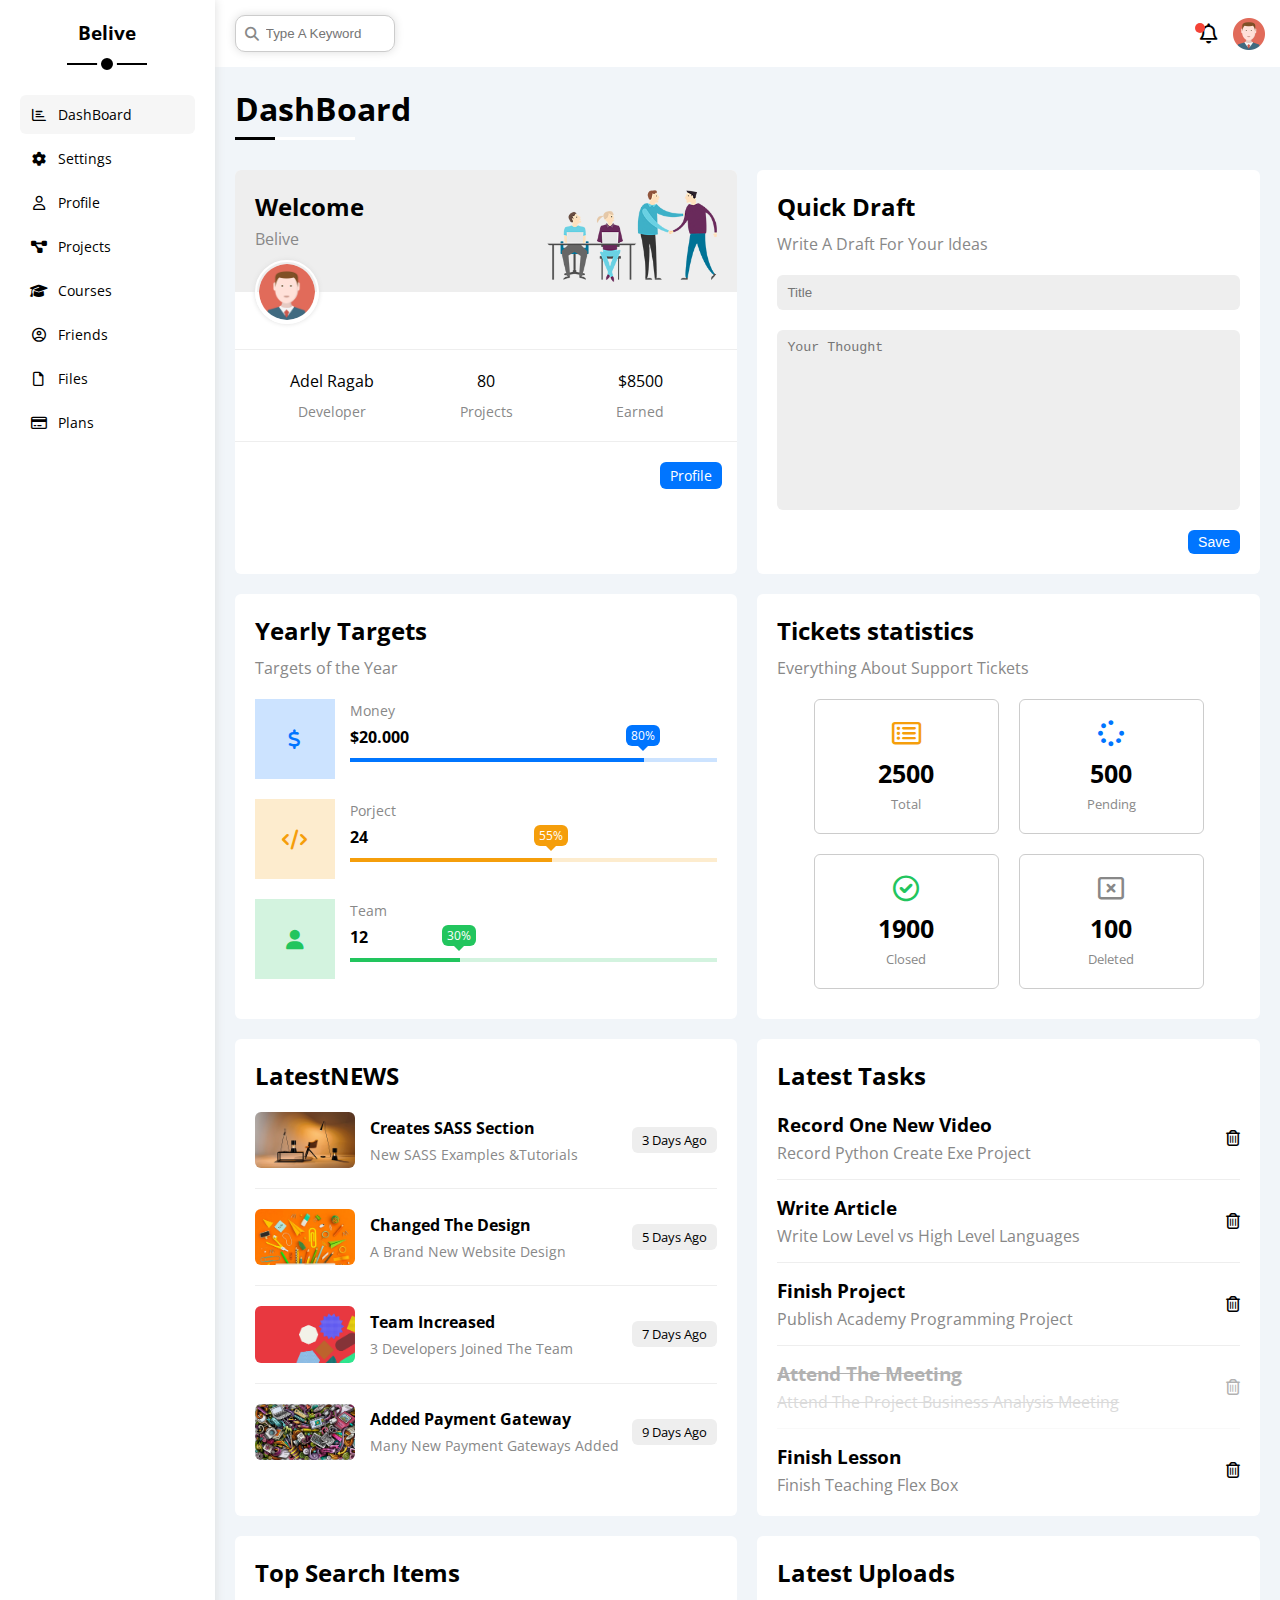
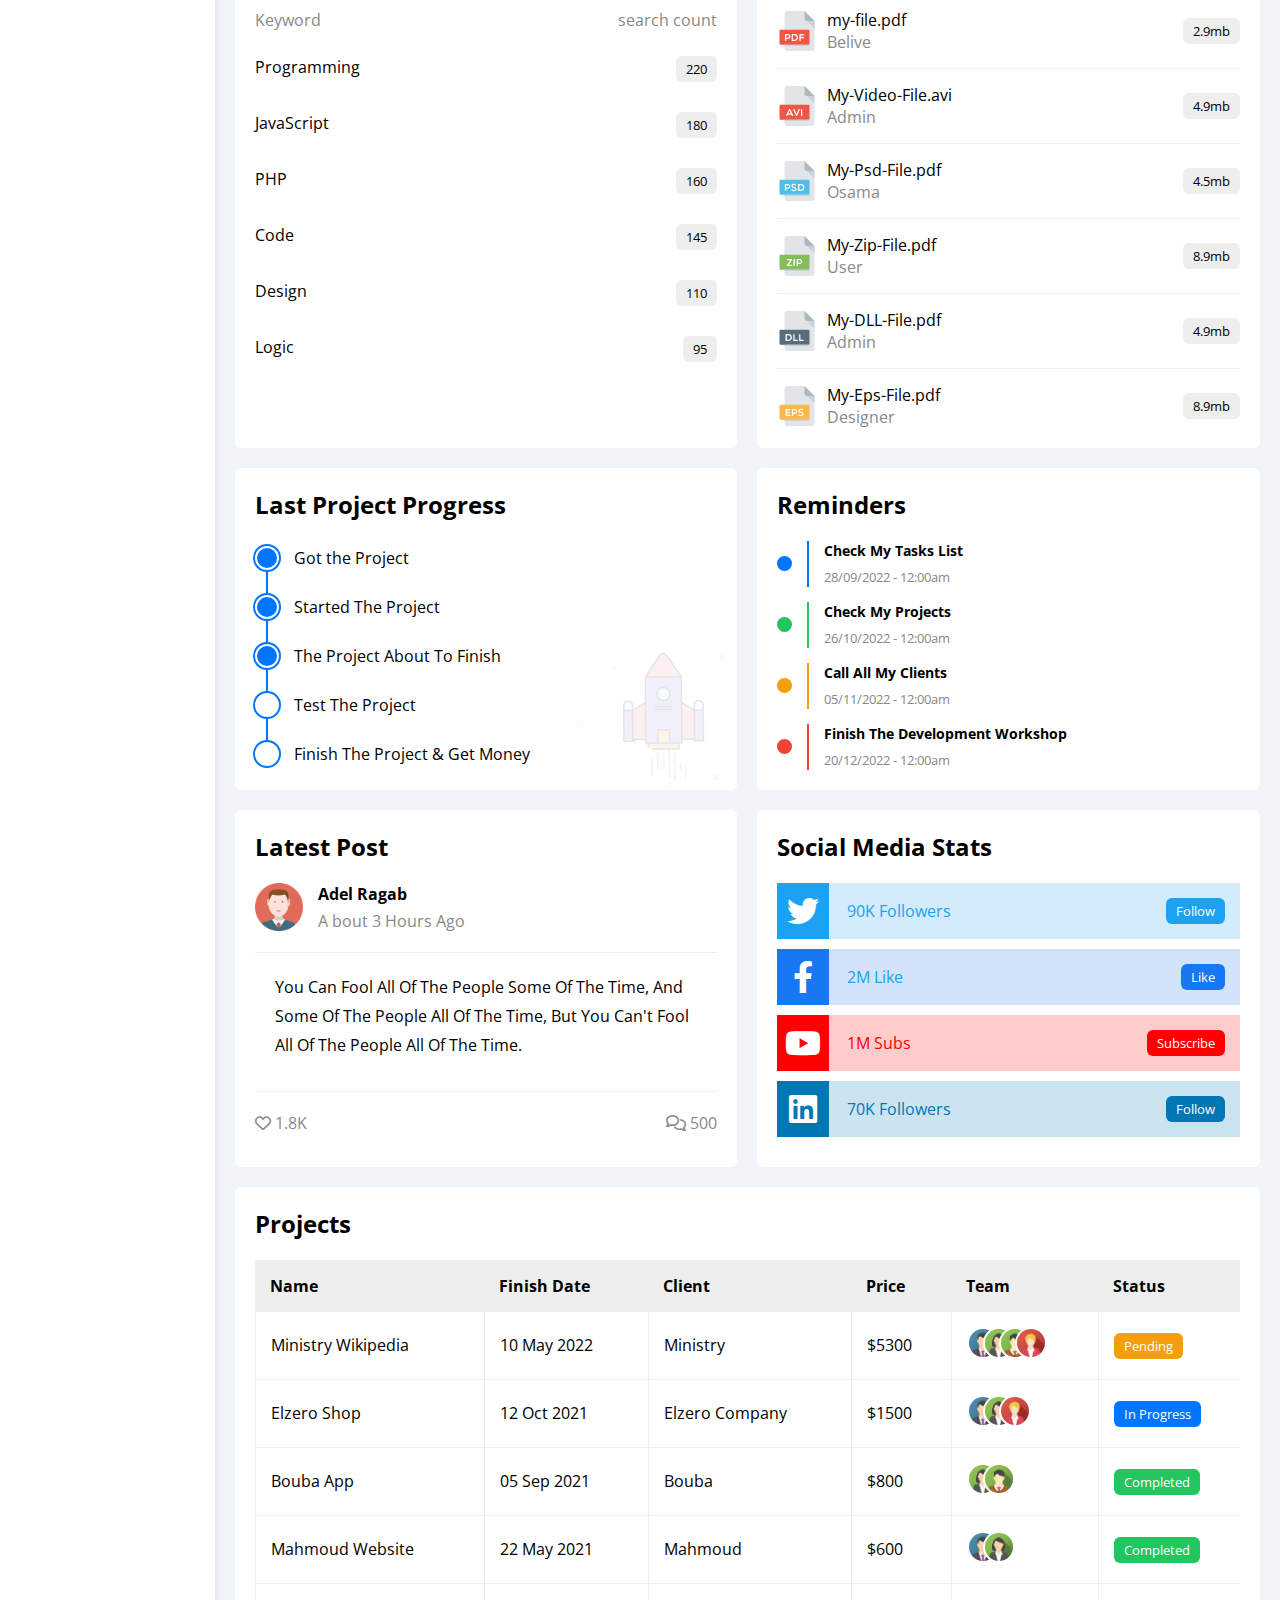
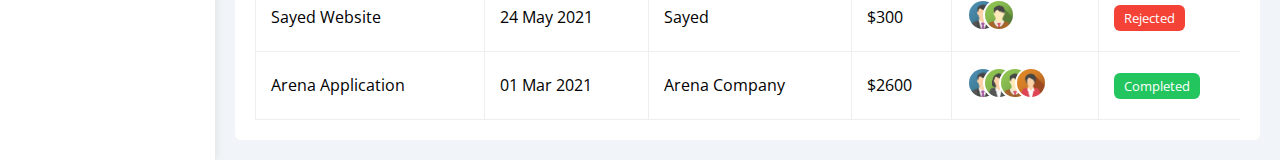
<file: index.html>
<!DOCTYPE html>
<html lang="en">
<head>
    <meta charset="UTF-8">
    <meta name="viewport" content="width=device-width, initial-scale=1.0">
    <link rel="stylesheet" href="css/all.min.css">
    <link rel="stylesheet" href="css/framwork.css">
    <link rel="stylesheet" href="css/master.css">
    <link rel="preconnect" href="https://fonts.googleapis.com" />
    <link rel="preconnect" href="https://fonts.gstatic.com" crossorigin />
    <link href="https://fonts.googleapis.com/css2?family=Open+Sans:wght@300;500&display=swap" rel="stylesheet" />
    <title>DashBoard</title>
</head>
<body>
    <div class="page d-flex ">
        <div class="sidebar bg-white p-20 p-relative">
            <h3 class="p-relative txt-c mt-0">Belive</h3>
            <ul >
                <li>
                    <a class="active d-flex align-center fs-14 c-black rad-6 p-10 " href="index.html">
                        <i class="fa-regular fa-chart-bar fa-fw"></i>
                        <span>DashBoard</span>
                    </a>
                </li>
                <li>
                    <a class="d-flex align-center fs-14 c-black rad-6 p-10" href="setting.html">
                      <i class="fa-solid fa-gear fa-fw"></i>
                      <span>Settings</span>
                    </a>
                  </li>
                  <li>
                    <a class="d-flex align-center fs-14 c-black rad-6 p-10" href="profile.html">
                      <i class="fa-regular fa-user fa-fw"></i>
                      <span>Profile</span>
                    </a>
                  </li>
                  <li>
                    <a class="d-flex align-center fs-14 c-black rad-6 p-10" href="projects.html">
                      <i class="fa-solid fa-diagram-project fa-fw"></i>
                      <span>Projects</span>
                    </a>
                  </li>
                  <li>
                    <a class="d-flex align-center fs-14 c-black rad-6 p-10" href="courses.html">
                      <i class="fa-solid fa-graduation-cap fa-fw"></i>
                      <span>Courses</span>
                    </a>
                  </li>
                  <li>
                    <a class="d-flex align-center fs-14 c-black rad-6 p-10" href="friends.html">
                      <i class="fa-regular fa-circle-user fa-fw"></i>
                      <span>Friends</span>
                    </a>
                  </li>
                  <li>
                    <a class="d-flex align-center fs-14 c-black rad-6 p-10" href="files.html">
                      <i class="fa-regular fa-file fa-fw"></i>
                      <span>Files</span>
                    </a>
                  </li>
                  <li>
                    <a class="d-flex align-center fs-14 c-black rad-6 p-10" href="plans.html">
                      <i class="fa-regular fa-credit-card fa-fw"></i>
                      <span>Plans</span>
                    </a>
                  </li>
               
            </ul>
        </div>
        <div class="content w-full">
          <div class="head bg-white p-15 between-flex">
            <div class="search p-relative">
              <input class="p-10" type="search" placeholder="Type A Keyword">
            </div>
            <div class="icon d-flex align-center">
              <span class=" notification p-relative">
                <i class="fa-regular fa-bell fa-lg"></i>
              </span>
              <img src="imgs/avatar.png" alt="">
            </div>
          </div>
          <!-- content -->
          <h1 class="p-relative">DashBoard</h1>
          <div class="wrapper d-grid gap-20">
            <div class="welcome bg-white rad-10 txt-c-mobile block-mobile">
              <div class="intro p-20 d-flex space-between bg-eee">
                <div>
                 <h2 class="m-0">Welcome</h2>
                 <p class="c-grey mt-5">Belive</p>
                </div>
                <img class="hide-mobile" src="imgs/welcome.png" alt="">
              </div>
              <img src="imgs/avatar.png" alt="" class="avatar">
              <div class="body txt-c d-flex p-20 mt-20 mb-20 block mobile">
                <div>Adel Ragab <span class="d-block c-grey fs-14 mt-10">Developer</span></div>
                <div>80 <span class="d-block c-grey fs-14 mt-10">Projects</span></div>
                <div>$8500 <span class="d-block c-grey fs-14 mt-10">Earned</span></div>
              </div>
              <a href="profile.html" class="visit d-block fs-14 rad-6 bg-blue c-white w-fit btn-shape">Profile</a>

            </div>
            <!-- start draft -->
            <div class="quick-draft p-20 bg-white rad-10">
              <h2 class="mt-0 mb-10 ">
                Quick Draft
              </h2>
              <p class="mt-0 mb-20 c-grey fs-15">Write A Draft For Your Ideas</p>
              <form action="">
                <input  class="d-block mb-20 w-full p-10 b-none bg-eee rad-6" type="text" placeholder="Title">
                <textarea class="d-block mb-20 w-full p-10 b-none bg-eee rad-6 " placeholder="Your Thought"></textarea>
                <input  class="save d-block fs-14 bg-blue c-white b-none w-fit btn-shape" type="submit" value="Save">
              </form>
            </div>
            <!-- end draft -->
            <!-- start targets -->
            <div class="targets p-20 bg-white rad-10">
              <h2 class="mt-0 mb-10 ">Yearly Targets</h2>
              <p class="mt-0 mb-20 c-grey fs-15">Targets of the Year</p>
              <div class="target-row mb-20 blue d-flex align-cener">
                <div class="icon center-flex">
                  <i class="fa-solid fa-dollar-sign fa-lg c-blue"></i>
                </div>
                <div class="details">
                  <span class="fs-14 c-grey ">Money</span>
                  <span class="d-block mt-5 mb-10 fw-bold">$20.000</span>
                  <div class="progress p-relative">
                    <span class="bg-blue blue" style="width: 80%">
                      <span class="bg-blue">80%</span>
                    </span>
                  </div>
                </div>
              </div>
              <div class="target-row mb-20 orange d-flex align-cener">
                <div class="icon center-flex">
                  <i class="fa-solid fa-code fa-lg c-orange"></i>
                </div>
                <div class="details">
                  <span class="fs-14 c-grey ">Porject</span>
                  <span class="d-block mt-5 mb-10 fw-bold">24</span>
                  <div class="progress p-relative">
                    <span class="bg-orange orange" style="width: 55%">
                      <span class="bg-orange">55%</span>
                    </span>
                  </div>
                </div>
              </div>
              <div class="target-row mb-20 green d-flex align-cener">
                <div class="icon center-flex">
                  <i class="fa-solid fa-user fa-lg c-green"></i>
                </div>
                <div class="details">
                  <span class="fs-14 c-grey ">Team</span>
                  <span class="d-block mt-5 mb-10 fw-bold">12</span>
                  <div class="progress p-relative">
                    <span class="bg-green green" style="width: 30%">
                      <span class="bg-green">30%</span>
                    </span>
                  </div>
                </div>
              </div>

            </div>
            <!-- start targets -->
            <!-- start tickts -->
            <div class="tickets p-20 bg-white rad-10">
              <h2 class=" mt-0 mb-10 ">Tickets statistics</h2>
              <p class="mt-0 mb-20 c-grey fs-15">Everything About Support Tickets</p>
              <div class="d-flex  txt-c gap-20 wrap">
                <div class="box p-20 rad-10 fs-13 c-grey">
                  <i class="fa-regular fa-rectangle-list fa-2x mb-10 c-orange"></i>
                  <span class="d-block c-black fw-bold fs-25 mb-5">2500</span>
                  Total
                </div>
                <div class="box p-20 rad-10 fs-13 c-grey">
                  <i class="fa-solid fa-spinner fa-2x mb-10 c-blue"></i>
                  <span class="d-block c-black fw-bold fs-25 mb-5">500</span>
                  Pending
                </div>
                <div class="box p-20 rad-10 fs-13 c-grey">
                  <i class="fa-regular fa-circle-check fa-2x mb-10 c-green"></i>
                  <span class="d-block c-black fw-bold fs-25 mb-5">1900</span>
                  Closed
                </div>
                <div class="box p-20 rad-10 fs-13 c-grey">
                  <i class="fa-regular fa-rectangle-xmark fa-2x mb-10 c-red"></i>
                  <span class="d-block c-black fw-bold fs-25 mb-5">100</span>
                  Deleted
                </div>
              </div>

            </div>




            <!-- start tickts -->
            <!-- start news -->
            <div class="latest-news p-20 bg-white rad-10 txt-c-mobile">
              <h2 class="mt-0 mb-20" >LatestNEWS</h2>
              <div class="news-row d-flex align-center">
                <img src="imgs/news-01.png" alt="">
                <div class="info">
                  <h3>Creates SASS Section</h3>
                  <p class="m-0 fs-14 c-grey">New SASS Examples &Tutorials</p>
                </div>
                <div class="btn-shape bg-eee fs-13 label">3 Days Ago</div>
              </div>
              <div class="news-row d-flex align-center">
                <img src="imgs/news-02.png" alt="" />
                <div class="info">
                  <h3>Changed The Design</h3>
                  <p class="m-0 fs-14 c-grey">A Brand New Website Design</p>
                </div>
                <div class="btn-shape bg-eee fs-13 label">5 Days Ago</div>
              </div>
              <div class="news-row d-flex align-center">
                <img src="imgs/news-03.png" alt="" />
                <div class="info">
                  <h3>Team Increased</h3>
                  <p class="m-0 fs-14 c-grey">3 Developers Joined The Team</p>
                </div>
                <div class="btn-shape bg-eee fs-13 label">7 Days Ago</div>
              </div>
              <div class="news-row d-flex align-center">
                <img src="imgs/news-04.png" alt="" />
                <div class="info">
                  <h3>Added Payment Gateway</h3>
                  <p class="m-0 fs-14 c-grey">Many New Payment Gateways Added</p>
                </div>
                <div class="btn-shape bg-eee fs-13 label">9 Days Ago</div>
              </div>
            </div>
            <!-- start news -->
            <!-- start tasks -->
            <div class="tasks  p-20 bg-white rad-10">
              <h2 class="mt-0 mb-20">Latest Tasks</h2>
              <div class="task-row between-flex">
                <div class="info">
                  <h3 class="mt-0 mb-5 fs-15">Record One New Video</h3>
                <p class="m-0 c-grey">Record Python Create Exe Project</p>
                </div>
                <i class="fa-regular fa-trash-can delete"></i>
              </div>
              <div class="task-row between-flex">
                <div class="info">
                  <h3 class="mt-0 mb-5 fs-15">Write Article</h3>
                  <p class="m-0 c-grey">Write Low Level vs High Level Languages</p>
                </div>
                <i class="fa-regular fa-trash-can delete"></i>
              </div>
              <div class="task-row between-flex">
                <div class="info">
                  <h3 class="mt-0 mb-5 fs-15">Finish Project</h3>
                  <p class="m-0 c-grey">Publish Academy Programming Project</p>
                </div>
                <i class="fa-regular fa-trash-can delete"></i>
              </div>
              <div class="task-row between-flex done">
                <div class="info">
                  <h3 class="mt-0 mb-5 fs-15">Attend The Meeting</h3>
                  <p class="m-0 c-grey">Attend The Project Business Analysis Meeting</p>
                </div>
                <i class="fa-regular fa-trash-can delete"></i>
              </div>
              <div class="task-row between-flex">
                <div class="info">
                  <h3 class="mt-0 mb-5 fs-15">Finish Lesson</h3>
                  <p class="m-0 c-grey">Finish Teaching Flex Box</p>
                </div>
                <i class="fa-regular fa-trash-can delete"></i>
              </div>
            </div>
            <!-- start tasks -->
            <div class="search-items p-20 bg-white rad-10">
              <h2 class="mt-0 mb-20">Top Search Items</h2>
              <div class="items-head d-flex space-between c-grey mb-10">
                <div>Keyword</div>
                <div>search count</div>
              </div>
              <div class="items d-flex space-between pt-15 pb-15">
                <span>Programming</span>
                <span class="bg-eee fs-13 btn-shape">220</span>
              </div>
              <div class="items d-flex space-between pt-15 pb-15">
                <span>JavaScript</span>
                <span class="bg-eee btn-shape fs-13">180</span>
              </div>
              <div class="items d-flex space-between pt-15 pb-15">
                <span>PHP</span>
                <span class="bg-eee btn-shape fs-13">160</span>
              </div>
              <div class="items d-flex space-between pt-15 pb-15">
                <span>Code</span>
                <span class="bg-eee btn-shape fs-13">145</span>
              </div>
              <div class="items d-flex space-between pt-15 pb-15">
                <span>Design</span>
                <span class="bg-eee btn-shape fs-13">110</span>
              </div>
              <div class="items d-flex space-between pt-15 pb-15">
                <span>Logic</span>
                <span class="bg-eee btn-shape fs-13">95</span>
              </div>
            </div>
            <!-- ///////////////////////////////////////////////////////////////// -->
            <div class="latest-upload p-20 bg-white rad-10">
              <h2 class="mt-0 mb-20">Latest Uploads</h2>
              <ul class="m-0">
                <li class="between-flex pb-10 mb-10">
                  <div class="d-flex align-center">
                    <img class="mr-10" src="imgs/pdf.svg" alt="">
                    <div>
                      <span class="d-block"> my-file.pdf</span>
                      <span class="fs-15 c-grey">Belive</span>
                    </div>
                  </div>
                  <div class="bg-eee btn-shape fs-13">2.9mb</div>

                </li>
                <li class="between-flex pb-10 mb-10">
                  <div class="d-flex align-center">
                    <img class="mr-10" src="imgs/avi.svg" alt="" />
                    <div>
                      <span class="d-block">My-Video-File.avi</span>
                      <span class="fs-15 c-grey">Admin</span>
                    </div>
                  </div>
                  <div class="bg-eee btn-shape fs-13">4.9mb</div>
                </li>
                <li class="between-flex pb-10 mb-10">
                  <div class="d-flex align-center">
                    <img class="mr-10" src="imgs/psd.svg" alt="" />
                    <div>
                      <span class="d-block">My-Psd-File.pdf</span>
                      <span class="fs-15 c-grey">Osama</span>
                    </div>
                  </div>
                  <div class="bg-eee btn-shape fs-13">4.5mb</div>
                </li>
                <li class="between-flex pb-10 mb-10">
                  <div class="d-flex align-center">
                    <img class="mr-10" src="imgs/zip.svg" alt="" />
                    <div>
                      <span class="d-block">My-Zip-File.pdf</span>
                      <span class="fs-15 c-grey">User</span>
                    </div>
                  </div>
                  <div class="bg-eee btn-shape fs-13">8.9mb</div>
                </li>
                <li class="between-flex pb-10 mb-10">
                  <div class="d-flex align-center">
                    <img class="mr-10" src="imgs/dll.svg" alt="" />
                    <div>
                      <span class="d-block">My-DLL-File.pdf</span>
                      <span class="fs-15 c-grey">Admin</span>
                    </div>
                  </div>
                  <div class="bg-eee btn-shape fs-13">4.9mb</div>
                </li>
                <li class="between-flex">
                  <div class="d-flex align-center">
                    <img class="mr-10" src="imgs/eps.svg" alt="" />
                    <div>
                      <span class="d-block">My-Eps-File.pdf</span>
                      <span class="fs-15 c-grey">Designer</span>
                    </div>
                  </div>
                  <div class="bg-eee btn-shape fs-13">8.9mb</div>
                </li>
              </ul>


            </div>
            <!-- //////////////////////////////////////////////////////////////////////////////////////////////////////// -->
            <div class="last-project p-20 bg-white rad-10 p-relative">
              <h2 class="mt-0 mb-20">Last Project Progress</h2>
              <ul class="p-relative m-0" >
                <li class="mt-25 d-flex align-center done">Got the Project</li>
                <li class="mt-25 d-flex align-center done">Started The Project</li>
                <li class="mt-25 d-flex align-center done">The Project About To Finish</li>
                <li class="mt-25 d-flex align-center current">Test The Project</li>
                <li class="mt-25 d-flex align-center">Finish The Project & Get Money</li>
              </ul>
              <img class="launch-icon hide-mobile" src="imgs/project.png" alt="" />
            </div>
            <div class="reminders p-20 bg-white rad-10 ">
              <h2 class="mt-0 mb-25">Reminders</h2>
              <ul class="m-0">
                <li class="d-flex align-center mt-15">
                  <span class="key bg-blue mr-15 d-block rad-half"></span>
                  <div class="pl-15 blue">
                    <p class="d-block fs-14 fw-bold mt-0 mb-5">Check My Tasks List</p>
                    <span class="c-grey fs-13 ">28/09/2022 - 12:00am</span>
                  </div>
                </li>
                <li class="d-flex align-center mt-15">
                  <span class="key bg-green mr-15 d-block rad-half"></span>
                  <div class="pl-15 green">
                    <p class="fs-14 fw-bold mt-0 mb-5">Check My Projects</p>
                    <span class="fs-13 c-grey">26/10/2022 - 12:00am</span>
                  </div>
                </li>
                <li class="d-flex align-center mt-15">
                  <span class="key bg-orange mr-15 d-block rad-half"></span>
                  <div class="pl-15 orange">
                    <p class="fs-14 fw-bold mt-0 mb-5">Call All My Clients</p>
                    <span class="fs-13 c-grey">05/11/2022 - 12:00am</span>
                  </div>
                </li>
                <li class="d-flex align-center mt-15">
                  <span class="key bg-red mr-15 d-block rad-half "></span>
                  <div class="pl-15 red">
                    <p class="fs-14 fw-bold mt-0 mb-5">Finish The Development Workshop</p>
                    <span class="fs-13 c-grey">20/12/2022 - 12:00am</span>
                  </div>
                </li>
              </ul>
            </div>
<!-- //////////////////////////////////////////////////////////////////////////////////////////////////////// -->
            <div class="latest-post p-20 bg-white rad-10 p-relative">
              <h2 class="mt-0 mb-20">Latest Post</h2>
              <div class="top d-flex align-center">
                <img class="avatar mr-15" src="imgs/avatar.png" alt="">
                <div class="info">
                  <span class="d-block mb-5 fw-bold">Adel Ragab</span>
                  <span class="c-grey">A bout 3 Hours Ago</span>
                </div>
              </div>
              <div class="post-content txt-c-mobile pt-20 pb-20 mt-20 mb-20">
                You can fool all of the people some of the time, and some of the people all of the time, but you can't
                fool all of the people all of the time.
              </div>
              <div class="post-stats between-flex c-grey">
                <div>
                  <i class="fa-regular fa-heart"></i>
                  <span>1.8K</span>
                </div>
                <div>
                  <i class="fa-regular fa-comments"></i>
                  <span>500</span>
                </div>
            </div>
          </div>
                      <!-- //////////////////////////////////////////////////////////////////////////////////////////////////////// -->
          <div class="social-media p-20 bg-white rad-10 p-relative">
            <h2 class="mt-0 mb-25">Social Media Stats</h2>
            <div class="box twitter p-15 p-relative mb-10 between-flex">
              <i class="fa-brands fa-twitter fa-2x c-white h-full center-flex"></i>
              <span>90K Followers</span>
              <a class="fs-13 c-white btn-shape" href="#">Follow</a>
            </div>
            <div class="box facebook p-15 p-relative mb-10 between-flex">
              <i class="fa-brands fa-facebook-f fa-2x c-white h-full center-flex"></i>
              <span>2M Like</span>
              <a class="fs-13 c-white btn-shape" href="#">Like</a>
            </div>
            <div class="box youtube p-15 p-relative mb-10 between-flex">
              <i class="fa-brands fa-youtube fa-2x c-white h-full center-flex"></i>
              <span>1M Subs</span>
              <a class="fs-13 c-white btn-shape" href="#">Subscribe</a>
            </div>
            <div class="box linkedin p-15 p-relative mb-10 between-flex">
              <i class="fa-brands fa-linkedin fa-2x c-white h-full center-flex"></i>
              <span>70K Followers</span>
              <a class="fs-13 c-white btn-shape" href="#">Follow</a>
            </div>
          </div>
          
        </div>
        <div class="projects p-20 bg-white rad-10 m-20">
          <h2 class="mt-0 mb-20">Projects</h2>
          <div class="responsive-table">
            <table class="fs-15 w-full">
              <thead>
                <tr>
                  <td>Name</td>
                  <td>Finish Date</td>
                  <td>Client</td>
                  <td>Price</td>
                  <td>Team</td>
                  <td>Status</td>
                </tr>
              </thead>
              <tbody>
                <tr>
                  <td>Ministry Wikipedia</td>
                  <td>10 May 2022</td>
                  <td>Ministry</td>
                  <td>$5300</td>
                  <td>
                    <img src="imgs/team-01.png" alt="" />
                    <img src="imgs/team-02.png" alt="" />
                    <img src="imgs/team-03.png" alt="" />
                    <img src="imgs/team-05.png" alt="" />
                  </td>
                  <td>
                    <span class="label btn-shape bg-orange c-white">Pending</span>
                  </td>
                </tr>
                <tr>
                  <td>Elzero Shop</td>
                  <td>12 Oct 2021</td>
                  <td>Elzero Company</td>
                  <td>$1500</td>
                  <td>
                    <img src="imgs/team-01.png" alt="" />
                    <img src="imgs/team-02.png" alt="" />
                    <img src="imgs/team-05.png" alt="" />
                  </td>
                  <td><span class="label btn-shape bg-blue c-white">In Progress</span></td>
                </tr>
                <tr>
                  <td>Bouba App</td>
                  <td>05 Sep 2021</td>
                  <td>Bouba</td>
                  <td>$800</td>
                  <td>
                    <img src="imgs/team-02.png" alt="" />
                    <img src="imgs/team-03.png" alt="" />
                  </td>
                  <td><span class="label btn-shape bg-green c-white">Completed</span></td>
                </tr>
                <tr>
                  <td>Mahmoud Website</td>
                  <td>22 May 2021</td>
                  <td>Mahmoud</td>
                  <td>$600</td>
                  <td>
                    <img src="imgs/team-01.png" alt="" />
                    <img src="imgs/team-02.png" alt="" />
                  </td>
                  <td><span class="label btn-shape bg-green c-white">Completed</span></td>
                </tr>
                <tr>
                  <td>Sayed Website</td>
                  <td>24 May 2021</td>
                  <td>Sayed</td>
                  <td>$300</td>
                  <td>
                    <img src="imgs/team-01.png" alt="" />
                    <img src="imgs/team-03.png" alt="" />
                  </td>
                  <td><span class="label btn-shape bg-red c-white">Rejected</span></td>
                </tr>
                <tr>
                  <td>Arena Application</td>
                  <td>01 Mar 2021</td>
                  <td>Arena Company</td>
                  <td>$2600</td>
                  <td>
                    <img src="imgs/team-01.png" alt="" />
                    <img src="imgs/team-02.png" alt="" />
                    <img src="imgs/team-03.png" alt="" />
                    <img src="imgs/team-04.png" alt="" />
                  </td>
                  <td><span class="label btn-shape bg-green c-white">Completed</span></td>
                </tr>
              </tbody>
            </table>
          </div>
        </div>
    </div>
 </div>
    

</body>
</html>
</file>
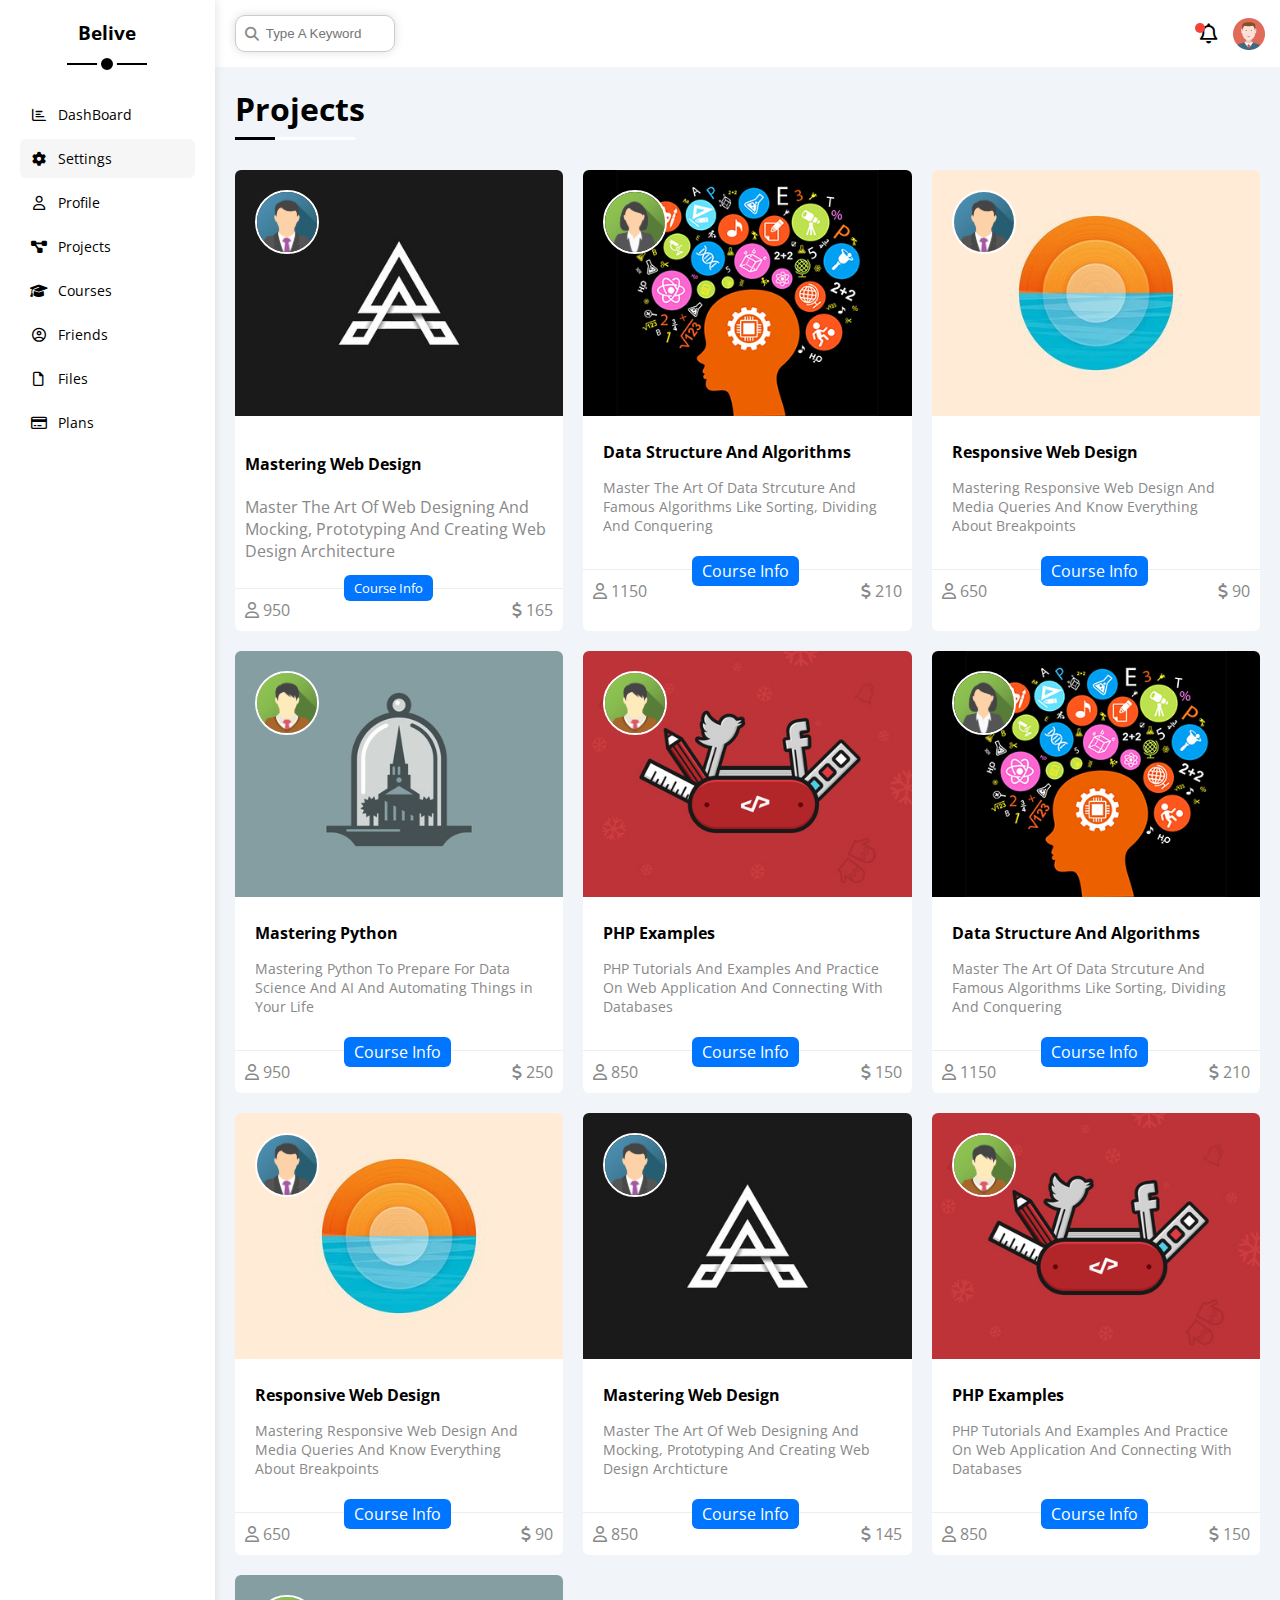
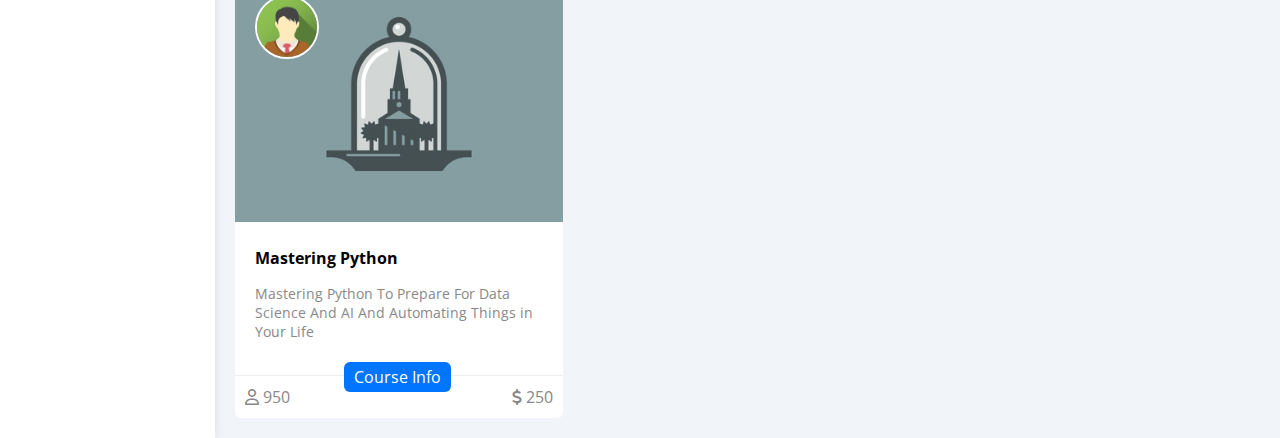
<file: courses.html>
<!DOCTYPE html>
<html lang="en">
<head>
    <meta charset="UTF-8">
    <meta name="viewport" content="width=device-width, initial-scale=1.0">
    <link rel="stylesheet" href="css/all.min.css">
    <link rel="stylesheet" href="css/framwork.css">
    <link rel="stylesheet" href="css/master.css">
    <link rel="preconnect" href="https://fonts.googleapis.com" />
    <link rel="preconnect" href="https://fonts.gstatic.com" crossorigin />
    <link href="https://fonts.googleapis.com/css2?family=Open+Sans:wght@300;500&display=swap" rel="stylesheet" />
    <title>courses</title>
</head>
<body>
    <div class="page d-flex ">
        <div class="sidebar bg-white p-20 p-relative">
            <h3 class="p-relative txt-c mt-0">Belive</h3>
            <ul >
                <li>
                    <a class=" d-flex align-center fs-14 c-black rad-6 p-10 " href="index.html">
                        <i class="fa-regular fa-chart-bar fa-fw"></i>
                        <span>DashBoard</span>
                    </a>
                </li>
                <li>
                    <a class=" active d-flex align-center fs-14 c-black rad-6 p-10" href="setting.html">
                      <i class="fa-solid fa-gear fa-fw"></i>
                      <span>Settings</span>
                    </a>
                  </li>
                  <li>
                    <a class="d-flex align-center fs-14 c-black rad-6 p-10" href="profile.html">
                      <i class="fa-regular fa-user fa-fw"></i>
                      <span>Profile</span>
                    </a>
                  </li>
                  <li>
                    <a class="d-flex align-center fs-14 c-black rad-6 p-10" href="projects.html">
                      <i class="fa-solid fa-diagram-project fa-fw"></i>
                      <span>Projects</span>
                    </a>
                  </li>
                  <li>
                    <a class="d-flex align-center fs-14 c-black rad-6 p-10" href="courses.html">
                      <i class="fa-solid fa-graduation-cap fa-fw"></i>
                      <span>Courses</span>
                    </a>
                  </li>
                  <li>
                    <a class="d-flex align-center fs-14 c-black rad-6 p-10" href="friends.html">
                      <i class="fa-regular fa-circle-user fa-fw"></i>
                      <span>Friends</span>
                    </a>
                  </li>
                  <li>
                    <a class="d-flex align-center fs-14 c-black rad-6 p-10" href="files.html">
                      <i class="fa-regular fa-file fa-fw"></i>
                      <span>Files</span>
                    </a>
                  </li>
                  <li>
                    <a class="d-flex align-center fs-14 c-black rad-6 p-10" href="plans.html">
                      <i class="fa-regular fa-credit-card fa-fw"></i>
                      <span>Plans</span>
                    </a>
                  </li>
               
            </ul>
        </div>
        <div class="content w-full">
          <div class="head bg-white p-15 between-flex">
            <div class="search p-relative">
              <input class="p-10" type="search" placeholder="Type A Keyword">
            </div>
            <div class="icon d-flex align-center">
              <span class=" notification p-relative">
                <i class="fa-regular fa-bell fa-lg"></i>
              </span>
              <img src="imgs/avatar.png" alt="">
            </div>
          </div>
          <!-- content -->
            <h1 class="p-relative">Projects</h1>
            <div class="courses-page d-grid m-20 gap-20">
                <div class="course bg-white rad-6 p-relative">
                    <img class="cover" src="imgs/course-01.jpg" alt="">
                    <img class="instructor" src="imgs/team-01.png" alt="">
                    <div class="p-10">
                        <h4> Mastering Web Design</h4>
                        <p class="c-grey ">Master The Art Of Web Designing And Mocking, Prototyping And Creating Web Design Architecture</p>
                    </div>
                    <div class="info d-flex p-relative between-flex">
                        <span class=" title fs-13 bg-blue c-white btn-shape">Course Info</span>
                        <span class="c-grey">
                            <i class="fa-regular fa-user"></i>
                            950
                        </span>
                        <span class="c-grey">
                            <i class="fa-solid fa-dollar-sign"></i>
                            165
                        </span>
                    </div>
                </div>
                <div class="course bg-white rad-6 p-relative">
                    <img class="cover" src="imgs/course-02.jpg" alt="">
                    <img class="instructor" src="imgs/team-02.png" alt="">
                    <div class="p-20">
                      <h4 class="m-0">Data Structure And Algorithms</h4>
                      <p class="description c-grey mt-15 fs-14">
                        Master The Art Of Data Strcuture And Famous Algorithms Like Sorting, Dividing And Conquering
                      </p>
                    </div>
                    <div class="info p-15 p-relative between-flex">
                      <span class="title bg-blue c-white btn-shape">Course Info</span>
                      <span class="c-grey"> <i class="fa-regular fa-user"></i> 1150</span>
                      <span class="c-grey"><i class="fa-solid fa-dollar-sign"></i> 210</span>
                    </div>
                  </div>
                  <div class="course bg-white rad-6 p-relative">
                    <img class="cover" src="imgs/course-03.jpg" alt="">
                    <img class="instructor" src="imgs/team-01.png" alt="">
                    <div class="p-20">
                      <h4 class="m-0">Responsive Web Design</h4>
                      <p class="description c-grey mt-15 fs-14">
                        Mastering Responsive Web Design And Media Queries And Know Everything About Breakpoints
                      </p>
                    </div>
                    <div class="info p-15 p-relative between-flex">
                      <span class="title bg-blue c-white btn-shape">Course Info</span>
                      <span class="c-grey"> <i class="fa-regular fa-user"></i> 650</span>
                      <span class="c-grey"><i class="fa-solid fa-dollar-sign"></i> 90</span>
                    </div>
                  </div>
                  <div class="course bg-white rad-6 p-relative">
                    <img class="cover" src="imgs/course-04.jpg" alt="">
                    <img class="instructor" src="imgs/team-03.png" alt="">
                    <div class="p-20">
                      <h4 class="m-0">Mastering Python</h4>
                      <p class="description c-grey mt-15 fs-14">
                        Mastering Python To Prepare For Data Science And AI And Automating Things in Your Life
                      </p>
                    </div>
                    <div class="info p-15 p-relative between-flex">
                      <span class="title bg-blue c-white btn-shape">Course Info</span>
                      <span class="c-grey"> <i class="fa-regular fa-user"></i> 950</span>
                      <span class="c-grey"><i class="fa-solid fa-dollar-sign"></i> 250</span>
                    </div>
                  </div>
                  <div class="course bg-white rad-6 p-relative">
                    <img class="cover" src="imgs/course-05.jpg" alt="">
                    <img class="instructor" src="imgs/team-03.png" alt="">
                    <div class="p-20">
                      <h4 class="m-0">PHP Examples</h4>
                      <p class="description c-grey mt-15 fs-14">
                        PHP Tutorials And Examples And Practice On Web Application And Connecting With Databases
                      </p>
                    </div>
                    <div class="info p-15 p-relative between-flex">
                      <span class="title bg-blue c-white btn-shape">Course Info</span>
                      <span class="c-grey"> <i class="fa-regular fa-user"></i> 850</span>
                      <span class="c-grey"><i class="fa-solid fa-dollar-sign"></i> 150</span>
                    </div>
                  </div>
                  <div class="course bg-white rad-6 p-relative">
                    <img class="cover" src="imgs/course-02.jpg" alt="">
                    <img class="instructor" src="imgs/team-02.png" alt="">
                    <div class="p-20">
                      <h4 class="m-0">Data Structure And Algorithms</h4>
                      <p class="description c-grey mt-15 fs-14">
                        Master The Art Of Data Strcuture And Famous Algorithms Like Sorting, Dividing And Conquering
                      </p>
                    </div>
                    <div class="info p-15 p-relative between-flex">
                      <span class="title bg-blue c-white btn-shape">Course Info</span>
                      <span class="c-grey"> <i class="fa-regular fa-user"></i> 1150</span>
                      <span class="c-grey"><i class="fa-solid fa-dollar-sign"></i> 210</span>
                    </div>
                  </div>
                  <div class="course bg-white rad-6 p-relative">
                    <img class="cover" src="imgs/course-03.jpg" alt="">
                    <img class="instructor" src="imgs/team-01.png" alt="">
                    <div class="p-20">
                      <h4 class="m-0">Responsive Web Design</h4>
                      <p class="description c-grey mt-15 fs-14">
                        Mastering Responsive Web Design And Media Queries And Know Everything About Breakpoints
                      </p>
                    </div>
                    <div class="info p-15 p-relative between-flex">
                      <span class="title bg-blue c-white btn-shape">Course Info</span>
                      <span class="c-grey"> <i class="fa-regular fa-user"></i> 650</span>
                      <span class="c-grey"><i class="fa-solid fa-dollar-sign"></i> 90</span>
                    </div>
                  </div>
                  <div class="course bg-white rad-6 p-relative">
                    <img class="cover" src="imgs/course-01.jpg" alt="">
                    <img class="instructor" src="imgs/team-01.png" alt="">
                    <div class="p-20">
                      <h4 class="m-0">Mastering Web Design</h4>
                      <p class="description c-grey mt-15 fs-14">
                        Master The Art Of Web Designing And Mocking, Prototyping And Creating Web Design Archticture
                      </p>
                    </div>
                    <div class="info p-15 p-relative between-flex">
                      <span class="title bg-blue c-white btn-shape">Course Info</span>
                      <span class="c-grey"> <i class="fa-regular fa-user"></i> 850</span>
                      <span class="c-grey"><i class="fa-solid fa-dollar-sign"></i> 145</span>
                    </div>
                  </div>
                  <div class="course bg-white rad-6 p-relative">
                    <img class="cover" src="imgs/course-05.jpg" alt="">
                    <img class="instructor" src="imgs/team-03.png" alt="">
                    <div class="p-20">
                      <h4 class="m-0">PHP Examples</h4>
                      <p class="description c-grey mt-15 fs-14">
                        PHP Tutorials And Examples And Practice On Web Application And Connecting With Databases
                      </p>
                    </div>
                    <div class="info p-15 p-relative between-flex">
                      <span class="title bg-blue c-white btn-shape">Course Info</span>
                      <span class="c-grey"> <i class="fa-regular fa-user"></i> 850</span>
                      <span class="c-grey"><i class="fa-solid fa-dollar-sign"></i> 150</span>
                    </div>
                  </div>
                  <div class="course bg-white rad-6 p-relative">
                    <img class="cover" src="imgs/course-04.jpg" alt="">
                    <img class="instructor" src="imgs/team-03.png" alt="">
                    <div class="p-20">
                      <h4 class="m-0">Mastering Python</h4>
                      <p class="description c-grey mt-15 fs-14">
                        Mastering Python To Prepare For Data Science And AI And Automating Things in Your Life
                      </p>
                    </div>
                    <div class="info p-15 p-relative between-flex">
                      <span class="title bg-blue c-white btn-shape">Course Info</span>
                      <span class="c-grey"> <i class="fa-regular fa-user"></i> 950</span>
                      <span class="c-grey"><i class="fa-solid fa-dollar-sign"></i> 250</span>
                    </div>
                  </div>
            </div>

</div>
</div>
    

</body>
</html>
</file>
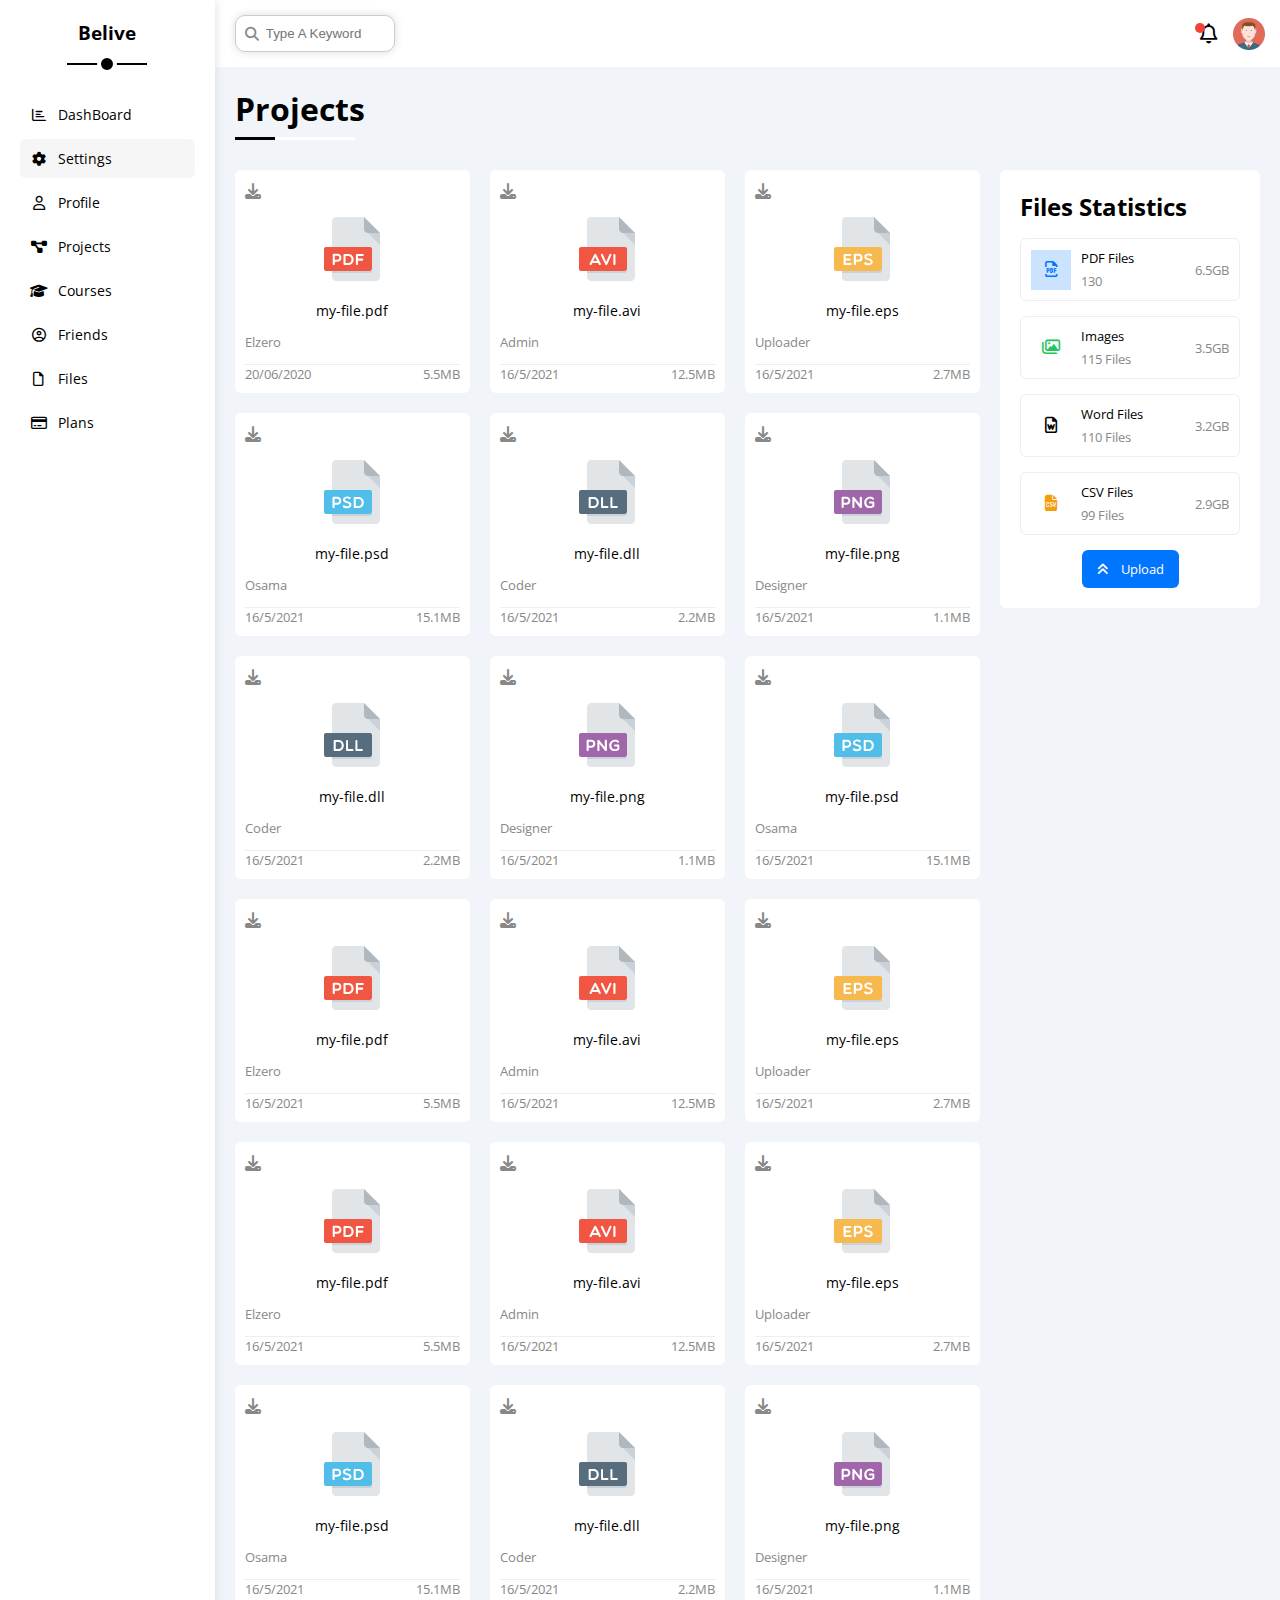
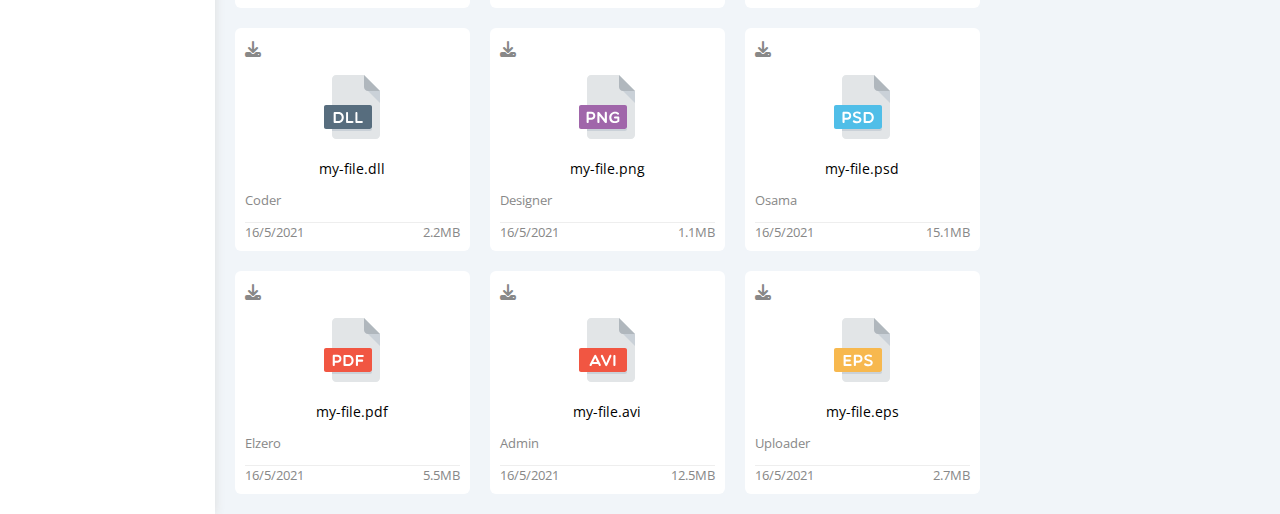
<file: files.html>
<!DOCTYPE html>
<html lang="en">
<head>
    <meta charset="UTF-8">
    <meta name="viewport" content="width=device-width, initial-scale=1.0">
    <link rel="stylesheet" href="css/all.min.css">
    <link rel="stylesheet" href="css/framwork.css">
    <link rel="stylesheet" href="css/master.css">
    <link rel="preconnect" href="https://fonts.googleapis.com" />
    <link rel="preconnect" href="https://fonts.gstatic.com" crossorigin />
    <link href="https://fonts.googleapis.com/css2?family=Open+Sans:wght@300;500&display=swap" rel="stylesheet" />
    <title>Friends</title>
</head>
<body>
    <div class="page d-flex ">
        <div class="sidebar bg-white p-20 p-relative">
            <h3 class="p-relative txt-c mt-0">Belive</h3>
            <ul >
                <li>
                    <a class=" d-flex align-center fs-14 c-black rad-6 p-10 " href="index.html">
                        <i class="fa-regular fa-chart-bar fa-fw"></i>
                        <span>DashBoard</span>
                    </a>
                </li>
                <li>
                    <a class=" active d-flex align-center fs-14 c-black rad-6 p-10" href="setting.html">
                      <i class="fa-solid fa-gear fa-fw"></i>
                      <span>Settings</span>
                    </a>
                  </li>
                  <li>
                    <a class="d-flex align-center fs-14 c-black rad-6 p-10" href="profile.html">
                      <i class="fa-regular fa-user fa-fw"></i>
                      <span>Profile</span>
                    </a>
                  </li>
                  <li>
                    <a class="d-flex align-center fs-14 c-black rad-6 p-10" href="projects.html">
                      <i class="fa-solid fa-diagram-project fa-fw"></i>
                      <span>Projects</span>
                    </a>
                  </li>
                  <li>
                    <a class="d-flex align-center fs-14 c-black rad-6 p-10" href="courses.html">
                      <i class="fa-solid fa-graduation-cap fa-fw"></i>
                      <span>Courses</span>
                    </a>
                  </li>
                  <li>
                    <a class="d-flex align-center fs-14 c-black rad-6 p-10" href="friends.html">
                      <i class="fa-regular fa-circle-user fa-fw"></i>
                      <span>Friends</span>
                    </a>
                  </li>
                  <li>
                    <a class="d-flex align-center fs-14 c-black rad-6 p-10" href="files.html">
                      <i class="fa-regular fa-file fa-fw"></i>
                      <span>Files</span>
                    </a>
                  </li>
                  <li>
                    <a class="d-flex align-center fs-14 c-black rad-6 p-10" href="plans.html">
                      <i class="fa-regular fa-credit-card fa-fw"></i>
                      <span>Plans</span>
                    </a>
                  </li>
               
            </ul>
        </div>
        <div class="content w-full">
        <div class="head bg-white p-15 between-flex">
            <div class="search p-relative">
            <input class="p-10" type="search" placeholder="Type A Keyword">
            </div>
            <div class="icon d-flex align-center">
            <span class=" notification p-relative">
                <i class="fa-regular fa-bell fa-lg"></i>
            </span>
            <img src="imgs/avatar.png" alt="">
            </div>
        </div>
        <!-- content -->
            <h1 class="p-relative">Projects</h1>
        <div class="files-page d-flex m-20 gap-20">
            <div class="files-stats bg-white rad-6 p-20 ">
                <h2 class="mt-0 mb-15 txt-c-mobile">Files Statistics</h2>
               <div class="d-flex align-center border-eee p-10 rad-6 mb-15 fs-13">
                <i class="fa-regular fa-file-pdf fa-lg blue center-flex c-blue icon"></i>
                <div class="info">
                    <span>PDF Files</span>
                    <span class="c-grey d-block mt-5">130</span>
                  </div>
                  <div class="size c-grey">6.5GB</div>
               </div>
               <div class="d-flex align-center border-eee p-10 rad-6 mb-15 fs-13">
                <i class="fa-regular fa-images fa-lg green center-flex c-green icon"></i>
                <div class="info">
                  <span>Images</span>
                  <span class="c-grey d-block mt-5">115 Files</span>
                </div>
                <div class="size c-grey">3.5GB</div>
              </div>
              <div class="d-flex align-center border-eee p-10 rad-6 mb-15 fs-13">
                <i class="fa-regular fa-file-word fa-lg red center-flex c-red icon"></i>
                <div class="info">
                  <span>Word Files</span>
                  <span class="c-grey d-block mt-5">110 Files</span>
                </div>
                <div class="size c-grey">3.2GB</div>
              </div>
              <div class="d-flex align-center border-eee p-10 rad-6 fs-13">
                <i class="fa-solid fa-file-csv fa-lg orange center-flex c-orange icon"></i>
                <div class="info">
                  <span>CSV Files</span>
                  <span class="c-grey d-block mt-5">99 Files</span>
                </div>
                <div class="size c-grey">2.9GB</div>
              </div>
              <a class="upload bg-blue c-white fs-13 rad-6 d-block w-fit" href="#">
                <i class="fa-solid fa-angles-up mr-10"></i>
                Upload
              </a>
              
            </div>
            <div class="files-content d-grid gap-20">
                <div class="file bg-white p-10 rad-10">
                  <i class="fa-solid fa-download c-grey p-absolute"></i>
                  <div class="icon txt-c">
                    <img class="mt-15 mb-15" src="imgs/pdf.svg" alt="">
                  </div>
                  <div class="txt-c mb-10 fs-14">my-file.pdf</div>
                  <p class="c-grey fs-13">Elzero</p>
                  <div class="info between-flex mt-10 pt-10 fs-13 c-grey">
                    <span>20/06/2020</span>
                    <span>5.5MB</span>
                  </div>
                </div>
                <div class="file bg-white p-10 rad-10">
                  <i class="fa-solid fa-download c-grey p-absolute"></i>
                  <div class="icon txt-c">
                    <img class="mt-15 mb-15" src="imgs/avi.svg" alt="">
                  </div>
                  <div class="txt-c mb-10 fs-14">my-file.avi</div>
                  <p class="c-grey fs-13">Admin</p>
                  <div class="info between-flex mt-10 pt-10 fs-13 c-grey">
                    <span>16/5/2021</span>
                    <span>12.5MB</span>
                  </div>
                </div>
                <div class="file bg-white p-10 rad-10">
                  <i class="fa-solid fa-download c-grey p-absolute"></i>
                  <div class="icon txt-c">
                    <img class="mt-15 mb-15" src="imgs/eps.svg" alt="">
                  </div>
                  <div class="txt-c mb-10 fs-14">my-file.eps</div>
                  <p class="c-grey fs-13">Uploader</p>
                  <div class="info between-flex mt-10 pt-10 fs-13 c-grey">
                    <span>16/5/2021</span>
                    <span>2.7MB</span>
                  </div>
                </div>
                <div class="file bg-white p-10 rad-10">
                  <i class="fa-solid fa-download c-grey p-absolute"></i>
                  <div class="icon txt-c">
                    <img class="mt-15 mb-15" src="imgs/psd.svg" alt="">
                  </div>
                  <div class="txt-c mb-10 fs-14">my-file.psd</div>
                  <p class="c-grey fs-13">Osama</p>
                  <div class="info between-flex mt-10 pt-10 fs-13 c-grey">
                    <span>16/5/2021</span>
                    <span>15.1MB</span>
                  </div>
                </div>
                <div class="file bg-white p-10 rad-10">
                  <i class="fa-solid fa-download c-grey p-absolute"></i>
                  <div class="icon txt-c">
                    <img class="mt-15 mb-15" src="imgs/dll.svg" alt="">
                  </div>
                  <div class="txt-c mb-10 fs-14">my-file.dll</div>
                  <p class="c-grey fs-13">Coder</p>
                  <div class="info between-flex mt-10 pt-10 fs-13 c-grey">
                    <span>16/5/2021</span>
                    <span>2.2MB</span>
                  </div>
                </div>
                <div class="file bg-white p-10 rad-10">
                  <i class="fa-solid fa-download c-grey p-absolute"></i>
                  <div class="icon txt-c">
                    <img class="mt-15 mb-15" src="imgs/png.svg" alt="">
                  </div>
                  <div class="txt-c mb-10 fs-14">my-file.png</div>
                  <p class="c-grey fs-13">Designer</p>
                  <div class="info between-flex mt-10 pt-10 fs-13 c-grey">
                    <span>16/5/2021</span>
                    <span>1.1MB</span>
                  </div>
                </div>
                <div class="file bg-white p-10 rad-10">
                  <i class="fa-solid fa-download c-grey p-absolute"></i>
                  <div class="icon txt-c">
                    <img class="mt-15 mb-15" src="imgs/dll.svg" alt="">
                  </div>
                  <div class="txt-c mb-10 fs-14">my-file.dll</div>
                  <p class="c-grey fs-13">Coder</p>
                  <div class="info between-flex mt-10 pt-10 fs-13 c-grey">
                    <span>16/5/2021</span>
                    <span>2.2MB</span>
                  </div>
                </div>
                <div class="file bg-white p-10 rad-10">
                  <i class="fa-solid fa-download c-grey p-absolute"></i>
                  <div class="icon txt-c">
                    <img class="mt-15 mb-15" src="imgs/png.svg" alt="">
                  </div>
                  <div class="txt-c mb-10 fs-14">my-file.png</div>
                  <p class="c-grey fs-13">Designer</p>
                  <div class="info between-flex mt-10 pt-10 fs-13 c-grey">
                    <span>16/5/2021</span>
                    <span>1.1MB</span>
                  </div>
                </div>
                <div class="file bg-white p-10 rad-10">
                  <i class="fa-solid fa-download c-grey p-absolute"></i>
                  <div class="icon txt-c">
                    <img class="mt-15 mb-15" src="imgs/psd.svg" alt="">
                  </div>
                  <div class="txt-c mb-10 fs-14">my-file.psd</div>
                  <p class="c-grey fs-13">Osama</p>
                  <div class="info between-flex mt-10 pt-10 fs-13 c-grey">
                    <span>16/5/2021</span>
                    <span>15.1MB</span>
                  </div>
                </div>
                <div class="file bg-white p-10 rad-10">
                  <i class="fa-solid fa-download c-grey p-absolute"></i>
                  <div class="icon txt-c">
                    <img class="mt-15 mb-15" src="imgs/pdf.svg" alt="">
                  </div>
                  <div class="txt-c mb-10 fs-14">my-file.pdf</div>
                  <p class="c-grey fs-13">Elzero</p>
                  <div class="info between-flex mt-10 pt-10 fs-13 c-grey">
                    <span>16/5/2021</span>
                    <span>5.5MB</span>
                  </div>
                </div>
                <div class="file bg-white p-10 rad-10">
                  <i class="fa-solid fa-download c-grey p-absolute"></i>
                  <div class="icon txt-c">
                    <img class="mt-15 mb-15" src="imgs/avi.svg" alt="">
                  </div>
                  <div class="txt-c mb-10 fs-14">my-file.avi</div>
                  <p class="c-grey fs-13">Admin</p>
                  <div class="info between-flex mt-10 pt-10 fs-13 c-grey">
                    <span>16/5/2021</span>
                    <span>12.5MB</span>
                  </div>
                </div>
                <div class="file bg-white p-10 rad-10">
                  <i class="fa-solid fa-download c-grey p-absolute"></i>
                  <div class="icon txt-c">
                    <img class="mt-15 mb-15" src="imgs/eps.svg" alt="">
                  </div>
                  <div class="txt-c mb-10 fs-14">my-file.eps</div>
                  <p class="c-grey fs-13">Uploader</p>
                  <div class="info between-flex mt-10 pt-10 fs-13 c-grey">
                    <span>16/5/2021</span>
                    <span>2.7MB</span>
                  </div>
                </div>
                <div class="file bg-white p-10 rad-10">
                  <i class="fa-solid fa-download c-grey p-absolute"></i>
                  <div class="icon txt-c">
                    <img class="mt-15 mb-15" src="imgs/pdf.svg" alt="">
                  </div>
                  <div class="txt-c mb-10 fs-14">my-file.pdf</div>
                  <p class="c-grey fs-13">Elzero</p>
                  <div class="info between-flex mt-10 pt-10 fs-13 c-grey">
                    <span>16/5/2021</span>
                    <span>5.5MB</span>
                  </div>
                </div>
                <div class="file bg-white p-10 rad-10">
                  <i class="fa-solid fa-download c-grey p-absolute"></i>
                  <div class="icon txt-c">
                    <img class="mt-15 mb-15" src="imgs/avi.svg" alt="">
                  </div>
                  <div class="txt-c mb-10 fs-14">my-file.avi</div>
                  <p class="c-grey fs-13">Admin</p>
                  <div class="info between-flex mt-10 pt-10 fs-13 c-grey">
                    <span>16/5/2021</span>
                    <span>12.5MB</span>
                  </div>
                </div>
                <div class="file bg-white p-10 rad-10">
                  <i class="fa-solid fa-download c-grey p-absolute"></i>
                  <div class="icon txt-c">
                    <img class="mt-15 mb-15" src="imgs/eps.svg" alt="">
                  </div>
                  <div class="txt-c mb-10 fs-14">my-file.eps</div>
                  <p class="c-grey fs-13">Uploader</p>
                  <div class="info between-flex mt-10 pt-10 fs-13 c-grey">
                    <span>16/5/2021</span>
                    <span>2.7MB</span>
                  </div>
                </div>
                <div class="file bg-white p-10 rad-10">
                  <i class="fa-solid fa-download c-grey p-absolute"></i>
                  <div class="icon txt-c">
                    <img class="mt-15 mb-15" src="imgs/psd.svg" alt="">
                  </div>
                  <div class="txt-c mb-10 fs-14">my-file.psd</div>
                  <p class="c-grey fs-13">Osama</p>
                  <div class="info between-flex mt-10 pt-10 fs-13 c-grey">
                    <span>16/5/2021</span>
                    <span>15.1MB</span>
                  </div>
                </div>
                <div class="file bg-white p-10 rad-10">
                  <i class="fa-solid fa-download c-grey p-absolute"></i>
                  <div class="icon txt-c">
                    <img class="mt-15 mb-15" src="imgs/dll.svg" alt="">
                  </div>
                  <div class="txt-c mb-10 fs-14">my-file.dll</div>
                  <p class="c-grey fs-13">Coder</p>
                  <div class="info between-flex mt-10 pt-10 fs-13 c-grey">
                    <span>16/5/2021</span>
                    <span>2.2MB</span>
                  </div>
                </div>
                <div class="file bg-white p-10 rad-10">
                  <i class="fa-solid fa-download c-grey p-absolute"></i>
                  <div class="icon txt-c">
                    <img class="mt-15 mb-15" src="imgs/png.svg" alt="">
                  </div>
                  <div class="txt-c mb-10 fs-14">my-file.png</div>
                  <p class="c-grey fs-13">Designer</p>
                  <div class="info between-flex mt-10 pt-10 fs-13 c-grey">
                    <span>16/5/2021</span>
                    <span>1.1MB</span>
                  </div>
                </div>
                <div class="file bg-white p-10 rad-10">
                  <i class="fa-solid fa-download c-grey p-absolute"></i>
                  <div class="icon txt-c">
                    <img class="mt-15 mb-15" src="imgs/dll.svg" alt="">
                  </div>
                  <div class="txt-c mb-10 fs-14">my-file.dll</div>
                  <p class="c-grey fs-13">Coder</p>
                  <div class="info between-flex mt-10 pt-10 fs-13 c-grey">
                    <span>16/5/2021</span>
                    <span>2.2MB</span>
                  </div>
                </div>
                <div class="file bg-white p-10 rad-10">
                  <i class="fa-solid fa-download c-grey p-absolute"></i>
                  <div class="icon txt-c">
                    <img class="mt-15 mb-15" src="imgs/png.svg" alt="">
                  </div>
                  <div class="txt-c mb-10 fs-14">my-file.png</div>
                  <p class="c-grey fs-13">Designer</p>
                  <div class="info between-flex mt-10 pt-10 fs-13 c-grey">
                    <span>16/5/2021</span>
                    <span>1.1MB</span>
                  </div>
                </div>
                <div class="file bg-white p-10 rad-10">
                  <i class="fa-solid fa-download c-grey p-absolute"></i>
                  <div class="icon txt-c">
                    <img class="mt-15 mb-15" src="imgs/psd.svg" alt="">
                  </div>
                  <div class="txt-c mb-10 fs-14">my-file.psd</div>
                  <p class="c-grey fs-13">Osama</p>
                  <div class="info between-flex mt-10 pt-10 fs-13 c-grey">
                    <span>16/5/2021</span>
                    <span>15.1MB</span>
                  </div>
                </div>
                <div class="file bg-white p-10 rad-10">
                  <i class="fa-solid fa-download c-grey p-absolute"></i>
                  <div class="icon txt-c">
                    <img class="mt-15 mb-15" src="imgs/pdf.svg" alt="">
                  </div>
                  <div class="txt-c mb-10 fs-14">my-file.pdf</div>
                  <p class="c-grey fs-13">Elzero</p>
                  <div class="info between-flex mt-10 pt-10 fs-13 c-grey">
                    <span>16/5/2021</span>
                    <span>5.5MB</span>
                  </div>
                </div>
                <div class="file bg-white p-10 rad-10">
                  <i class="fa-solid fa-download c-grey p-absolute"></i>
                  <div class="icon txt-c">
                    <img class="mt-15 mb-15" src="imgs/avi.svg" alt="">
                  </div>
                  <div class="txt-c mb-10 fs-14">my-file.avi</div>
                  <p class="c-grey fs-13">Admin</p>
                  <div class="info between-flex mt-10 pt-10 fs-13 c-grey">
                    <span>16/5/2021</span>
                    <span>12.5MB</span>
                  </div>
                </div>
                <div class="file bg-white p-10 rad-10">
                  <i class="fa-solid fa-download c-grey p-absolute"></i>
                  <div class="icon txt-c">
                    <img class="mt-15 mb-15" src="imgs/eps.svg" alt="">
                  </div>
                  <div class="txt-c mb-10 fs-14">my-file.eps</div>
                  <p class="c-grey fs-13">Uploader</p>
                  <div class="info between-flex mt-10 pt-10 fs-13 c-grey">
                    <span>16/5/2021</span>
                    <span>2.7MB</span>
                  </div>
                </div>
              </div>
        </div>

</div>
</div>
    

</body>
</html>
</file>
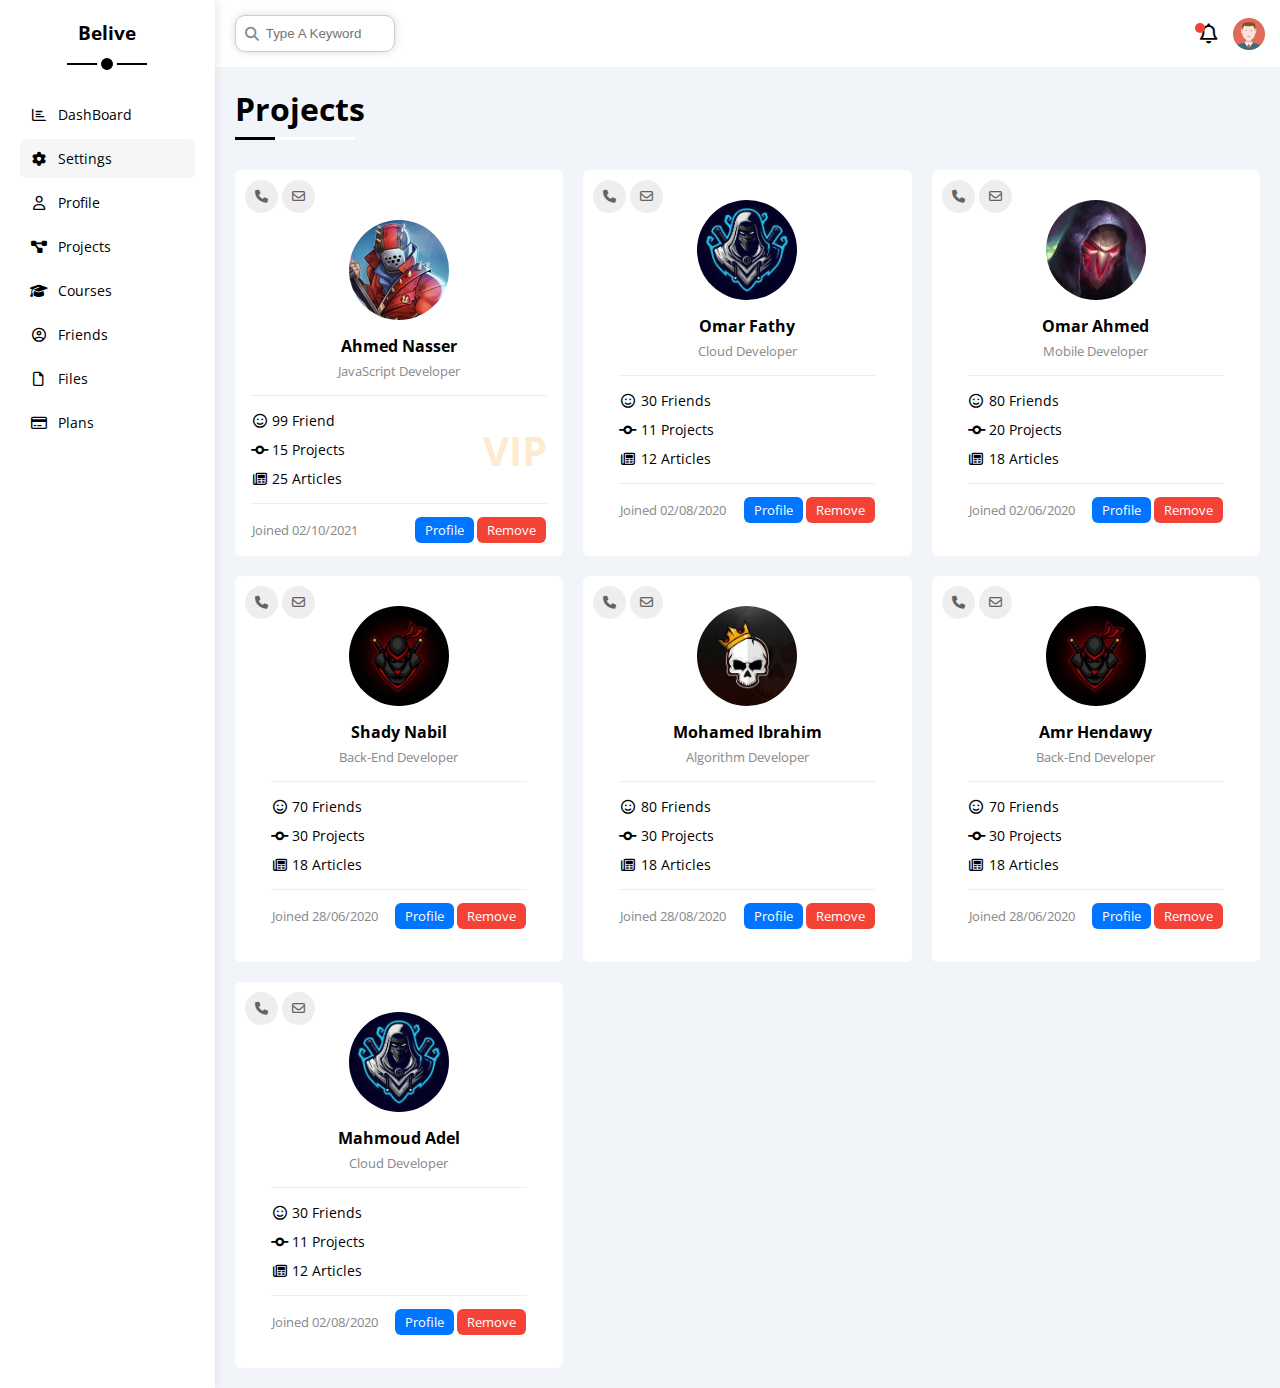
<file: friends.html>
<!DOCTYPE html>
<html lang="en">
<head>
    <meta charset="UTF-8">
    <meta name="viewport" content="width=device-width, initial-scale=1.0">
    <link rel="stylesheet" href="css/all.min.css">
    <link rel="stylesheet" href="css/framwork.css">
    <link rel="stylesheet" href="css/master.css">
    <link rel="preconnect" href="https://fonts.googleapis.com" />
    <link rel="preconnect" href="https://fonts.gstatic.com" crossorigin />
    <link href="https://fonts.googleapis.com/css2?family=Open+Sans:wght@300;500&display=swap" rel="stylesheet" />
    <title>friends</title>
</head>
<body>
    <div class="page d-flex ">
        <div class="sidebar bg-white p-20 p-relative">
            <h3 class="p-relative txt-c mt-0">Belive</h3>
            <ul >
                <li>
                    <a class=" d-flex align-center fs-14 c-black rad-6 p-10 " href="index.html">
                        <i class="fa-regular fa-chart-bar fa-fw"></i>
                        <span>DashBoard</span>
                    </a>
                </li>
                <li>
                    <a class=" active d-flex align-center fs-14 c-black rad-6 p-10" href="setting.html">
                      <i class="fa-solid fa-gear fa-fw"></i>
                      <span>Settings</span>
                    </a>
                  </li>
                  <li>
                    <a class="d-flex align-center fs-14 c-black rad-6 p-10" href="profile.html">
                      <i class="fa-regular fa-user fa-fw"></i>
                      <span>Profile</span>
                    </a>
                  </li>
                  <li>
                    <a class="d-flex align-center fs-14 c-black rad-6 p-10" href="projects.html">
                      <i class="fa-solid fa-diagram-project fa-fw"></i>
                      <span>Projects</span>
                    </a>
                  </li>
                  <li>
                    <a class="d-flex align-center fs-14 c-black rad-6 p-10" href="courses.html">
                      <i class="fa-solid fa-graduation-cap fa-fw"></i>
                      <span>Courses</span>
                    </a>
                  </li>
                  <li>
                    <a class="d-flex align-center fs-14 c-black rad-6 p-10" href="friends.html">
                      <i class="fa-regular fa-circle-user fa-fw"></i>
                      <span>Friends</span>
                    </a>
                  </li>
                  <li>
                    <a class="d-flex align-center fs-14 c-black rad-6 p-10" href="files.html">
                      <i class="fa-regular fa-file fa-fw"></i>
                      <span>Files</span>
                    </a>
                  </li>
                  <li>
                    <a class="d-flex align-center fs-14 c-black rad-6 p-10" href="plans.html">
                      <i class="fa-regular fa-credit-card fa-fw"></i>
                      <span>Plans</span>
                    </a>
                  </li>
               
            </ul>
        </div>
        <div class="content w-full">
        <div class="head bg-white p-15 between-flex">
            <div class="search p-relative">
            <input class="p-10" type="search" placeholder="Type A Keyword">
            </div>
            <div class="icon d-flex align-center">
            <span class=" notification p-relative">
                <i class="fa-regular fa-bell fa-lg"></i>
            </span>
            <img src="imgs/avatar.png" alt="">
            </div>
        </div>
        <!-- content -->
            <h1 class="p-relative">Projects</h1>
        <div class="friends-page d-grid m-20 gap-20">
            <div class="friend bg-white rad-6 p-relative">
                <div class="contact ">
                    <i class="fa-solid fa-phone "></i>
                    <i class="fa-regular fa-envelope"></i>
                    
                </div>
                <div class="head">
                    <img class="rad-half mt-10 mb-10 w-100 h-100" src="imgs/friend-01.jpg" alt="">
                    <h4 class="m-0">Ahmed Nasser</h4>
                    <p class="c-grey fs-13 mt-5 mb-0 ">JavaScript Developer</p>

                </div>
                <div class="icons fs-14 p-relative">
                    <div class="mb-10">
                      <i class="fa-regular fa-face-smile fa-fw"></i>
                      <span>99 Friend</span>
                    </div>
                    <div class="mb-10">
                      <i class="fa-solid fa-code-commit fa-fw"></i>
                      <span>15 Projects</span>
                    </div>
                    <div>
                      <i class="fa-regular fa-newspaper fa-fw"></i>
                      <span>25 Articles</span>
                    </div>
                    <span class="vip fw-bold c-orange">VIP</span>
                  </div>
                  <div class="info between-flex fs-13">
                    <span class="c-grey">Joined 02/10/2021</span>
                    <div>
                      <a class="bg-blue c-white btn-shape" href="profile.html">Profile</a>
                      <a class="bg-red c-white btn-shape" href="#">Remove</a>
                    </div>
                  </div>
            </div>
            <div class="friend bg-white rad-6 p-20 p-relative">
                <div class="contact">
                  <i class="fa-solid fa-phone"></i>
                  <i class="fa-regular fa-envelope"></i>
                </div>
                <div class="txt-c">
                  <img class="rad-half mt-10 mb-10 w-100 h-100" src="imgs/friend-02.jpg" alt="">
                  <h4 class="m-0">Omar Fathy</h4>
                  <p class="c-grey fs-13 mt-5 mb-0">Cloud Developer</p>
                </div>
                <div class="icons fs-14 p-relative">
                  <div class="mb-10">
                    <i class="fa-regular fa-face-smile fa-fw"></i>
                    <span>30 Friends</span>
                  </div>
                  <div class="mb-10">
                    <i class="fa-solid fa-code-commit fa-fw"></i>
                    <span>11 Projects</span>
                  </div>
                  <div>
                    <i class="fa-regular fa-newspaper fa-fw"></i>
                    <span>12 Articles</span>
                  </div>
                </div>
                <div class="info between-flex fs-13">
                  <span class="c-grey">Joined 02/08/2020</span>
                  <div>
                    <a class="bg-blue c-white btn-shape" href="profile.html">Profile</a>
                    <a class="bg-red c-white btn-shape" href="">Remove</a>
                  </div>
                </div>
              </div>
              <div class="friend bg-white rad-6 p-20 p-relative">
                <div class="contact">
                  <i class="fa-solid fa-phone"></i>
                  <i class="fa-regular fa-envelope"></i>
                </div>
                <div class="txt-c">
                  <img class="rad-half mt-10 mb-10 w-100 h-100" src="imgs/friend-03.jpg" alt="">
                  <h4 class="m-0">Omar Ahmed</h4>
                  <p class="c-grey fs-13 mt-5 mb-0">Mobile Developer</p>
                </div>
                <div class="icons fs-14 p-relative">
                  <div class="mb-10">
                    <i class="fa-regular fa-face-smile fa-fw"></i>
                    <span>80 Friends</span>
                  </div>
                  <div class="mb-10">
                    <i class="fa-solid fa-code-commit fa-fw"></i>
                    <span>20 Projects</span>
                  </div>
                  <div>
                    <i class="fa-regular fa-newspaper fa-fw"></i>
                    <span>18 Articles</span>
                  </div>
                </div>
                <div class="info between-flex fs-13">
                  <span class="c-grey">Joined 02/06/2020</span>
                  <div>
                    <a class="bg-blue c-white btn-shape" href="profile.html">Profile</a>
                    <a class="bg-red c-white btn-shape" href="">Remove</a>
                  </div>
                </div>
              </div>
              <div class="friend bg-white rad-6 p-20 p-relative">
                <div class="contact">
                  <i class="fa-solid fa-phone"></i>
                  <i class="fa-regular fa-envelope"></i>
                </div>
                <div class="txt-c">
                  <img class="rad-half mt-10 mb-10 w-100 h-100" src="imgs/friend-04.jpg" alt="">
                  <h4 class="m-0">Shady Nabil</h4>
                  <p class="c-grey fs-13 mt-5 mb-0">Back-End Developer</p>
                </div>
                <div class="icons fs-14 p-relative">
                  <div class="mb-10">
                    <i class="fa-regular fa-face-smile fa-fw"></i>
                    <span>70 Friends</span>
                  </div>
                  <div class="mb-10">
                    <i class="fa-solid fa-code-commit fa-fw"></i>
                    <span>30 Projects</span>
                  </div>
                  <div>
                    <i class="fa-regular fa-newspaper fa-fw"></i>
                    <span>18 Articles</span>
                  </div>
                </div>
                <div class="info between-flex fs-13">
                  <span class="c-grey">Joined 28/06/2020</span>
                  <div>
                    <a class="bg-blue c-white btn-shape" href="profile.html">Profile</a>
                    <a class="bg-red c-white btn-shape" href="">Remove</a>
                  </div>
                </div>
              </div>
              <div class="friend bg-white rad-6 p-20 p-relative">
                <div class="contact">
                  <i class="fa-solid fa-phone"></i>
                  <i class="fa-regular fa-envelope"></i>
                </div>
                <div class="txt-c">
                  <img class="rad-half mt-10 mb-10 w-100 h-100" src="imgs/friend-05.jpg" alt="">
                  <h4 class="m-0">Mohamed Ibrahim</h4>
                  <p class="c-grey fs-13 mt-5 mb-0">Algorithm Developer</p>
                </div>
                <div class="icons fs-14 p-relative">
                  <div class="mb-10">
                    <i class="fa-regular fa-face-smile fa-fw"></i>
                    <span>80 Friends</span>
                  </div>
                  <div class="mb-10">
                    <i class="fa-solid fa-code-commit fa-fw"></i>
                    <span>30 Projects</span>
                  </div>
                  <div>
                    <i class="fa-regular fa-newspaper fa-fw"></i>
                    <span>18 Articles</span>
                  </div>
                </div>
                <div class="info between-flex fs-13">
                  <span class="c-grey">Joined 28/08/2020</span>
                  <div>
                    <a class="bg-blue c-white btn-shape" href="profile.html">Profile</a>
                    <a class="bg-red c-white btn-shape" href="">Remove</a>
                  </div>
                </div>
              </div>
              <div class="friend bg-white rad-6 p-20 p-relative">
                <div class="contact">
                  <i class="fa-solid fa-phone"></i>
                  <i class="fa-regular fa-envelope"></i>
                </div>
                <div class="txt-c">
                  <img class="rad-half mt-10 mb-10 w-100 h-100" src="imgs/friend-04.jpg" alt="">
                  <h4 class="m-0">Amr Hendawy</h4>
                  <p class="c-grey fs-13 mt-5 mb-0">Back-End Developer</p>
                </div>
                <div class="icons fs-14 p-relative">
                  <div class="mb-10">
                    <i class="fa-regular fa-face-smile fa-fw"></i>
                    <span>70 Friends</span>
                  </div>
                  <div class="mb-10">
                    <i class="fa-solid fa-code-commit fa-fw"></i>
                    <span>30 Projects</span>
                  </div>
                  <div>
                    <i class="fa-regular fa-newspaper fa-fw"></i>
                    <span>18 Articles</span>
                  </div>
                </div>
                <div class="info between-flex fs-13">
                  <span class="c-grey">Joined 28/06/2020</span>
                  <div>
                    <a class="bg-blue c-white btn-shape" href="profile.html">Profile</a>
                    <a class="bg-red c-white btn-shape" href="">Remove</a>
                  </div>
                </div>
              </div>
              <div class="friend bg-white rad-6 p-20 p-relative">
                <div class="contact">
                  <i class="fa-solid fa-phone"></i>
                  <i class="fa-regular fa-envelope"></i>
                </div>
                <div class="txt-c">
                  <img class="rad-half mt-10 mb-10 w-100 h-100" src="imgs/friend-02.jpg" alt="">
                  <h4 class="m-0">Mahmoud Adel</h4>
                  <p class="c-grey fs-13 mt-5 mb-0">Cloud Developer</p>
                </div>
                <div class="icons fs-14 p-relative">
                  <div class="mb-10">
                    <i class="fa-regular fa-face-smile fa-fw"></i>
                    <span>30 Friends</span>
                  </div>
                  <div class="mb-10">
                    <i class="fa-solid fa-code-commit fa-fw"></i>
                    <span>11 Projects</span>
                  </div>
                  <div>
                    <i class="fa-regular fa-newspaper fa-fw"></i>
                    <span>12 Articles</span>
                  </div>
                </div>
                <div class="info between-flex fs-13">
                  <span class="c-grey">Joined 02/08/2020</span>
                  <div>
                    <a class="bg-blue c-white btn-shape" href="profile.html">Profile</a>
                    <a class="bg-red c-white btn-shape" href="">Remove</a>
                  </div>
                </div>
              </div>
        </div>

</div>
</div>
    

</body>
</html>
</file>
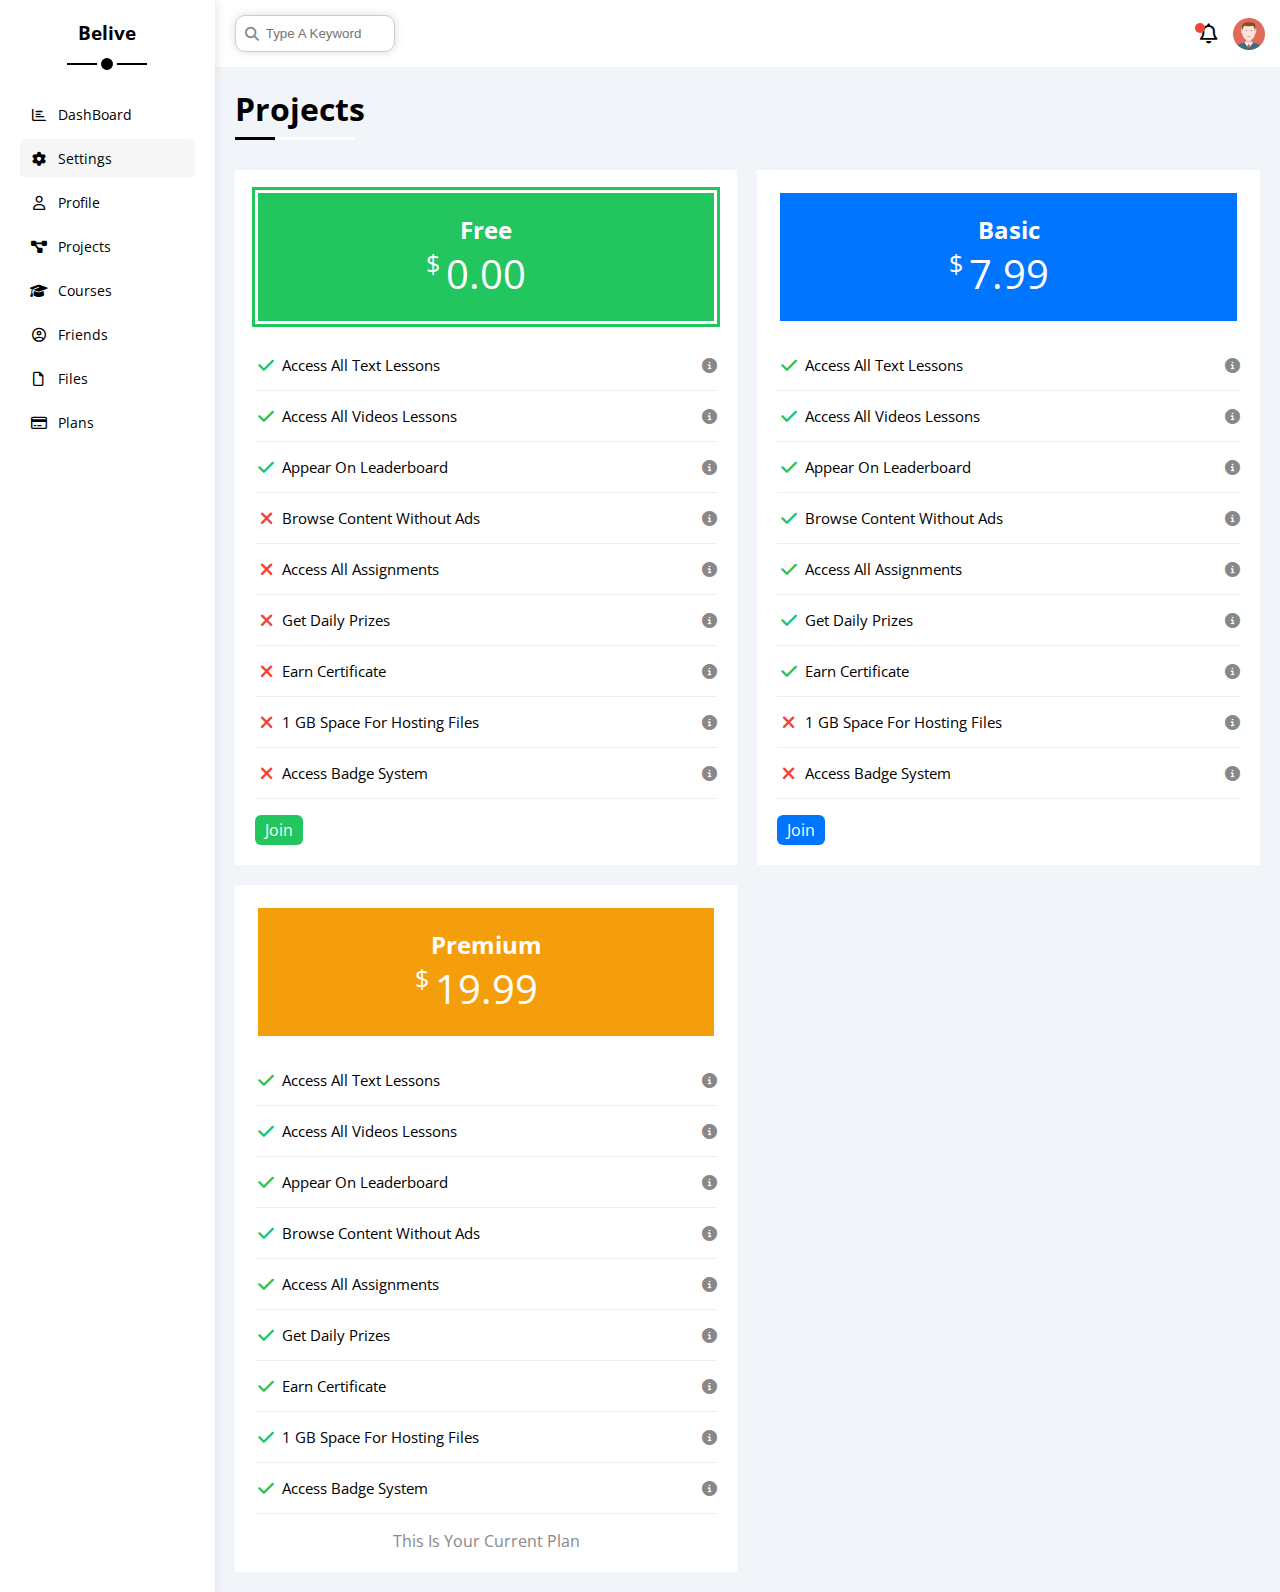
<file: plans.html>
<!DOCTYPE html>
<html lang="en">
<head>
    <meta charset="UTF-8">
    <meta name="viewport" content="width=device-width, initial-scale=1.0">
    <link rel="stylesheet" href="css/all.min.css">
    <link rel="stylesheet" href="css/framwork.css">
    <link rel="stylesheet" href="css/master.css">
    <link rel="preconnect" href="https://fonts.googleapis.com" />
    <link rel="preconnect" href="https://fonts.gstatic.com" crossorigin />
    <link href="https://fonts.googleapis.com/css2?family=Open+Sans:wght@300;500&display=swap" rel="stylesheet" />
    <title>plans</title>
</head>
<body>
    <div class="page d-flex ">
        <div class="sidebar bg-white p-20 p-relative">
            <h3 class="p-relative txt-c mt-0">Belive</h3>
            <ul >
                <li>
                    <a class=" d-flex align-center fs-14 c-black rad-6 p-10 " href="index.html">
                        <i class="fa-regular fa-chart-bar fa-fw"></i>
                        <span>DashBoard</span>
                    </a>
                </li>
                <li>
                    <a class=" active d-flex align-center fs-14 c-black rad-6 p-10" href="setting.html">
                      <i class="fa-solid fa-gear fa-fw"></i>
                      <span>Settings</span>
                    </a>
                  </li>
                  <li>
                    <a class="d-flex align-center fs-14 c-black rad-6 p-10" href="profile.html">
                      <i class="fa-regular fa-user fa-fw"></i>
                      <span>Profile</span>
                    </a>
                  </li>
                  <li>
                    <a class="d-flex align-center fs-14 c-black rad-6 p-10" href="projects.html">
                      <i class="fa-solid fa-diagram-project fa-fw"></i>
                      <span>Projects</span>
                    </a>
                  </li>
                  <li>
                    <a class="d-flex align-center fs-14 c-black rad-6 p-10" href="courses.html">
                      <i class="fa-solid fa-graduation-cap fa-fw"></i>
                      <span>Courses</span>
                    </a>
                  </li>
                  <li>
                    <a class="d-flex align-center fs-14 c-black rad-6 p-10" href="friends.html">
                      <i class="fa-regular fa-circle-user fa-fw"></i>
                      <span>Friends</span>
                    </a>
                  </li>
                  <li>
                    <a class="d-flex align-center fs-14 c-black rad-6 p-10" href="files.html">
                      <i class="fa-regular fa-file fa-fw"></i>
                      <span>Files</span>
                    </a>
                  </li>
                  <li>
                    <a class="d-flex align-center fs-14 c-black rad-6 p-10" href="plans.html">
                      <i class="fa-regular fa-credit-card fa-fw"></i>
                      <span>Plans</span>
                    </a>
                  </li>
               
            </ul>
        </div>
        <div class="content w-full">
        <div class="head bg-white p-15 between-flex">
            <div class="search p-relative">
            <input class="p-10" type="search" placeholder="Type A Keyword">
            </div>
            <div class="icon d-flex align-center">
            <span class=" notification p-relative">
                <i class="fa-regular fa-bell fa-lg"></i>
            </span>
            <img src="imgs/avatar.png" alt="">
            </div>
        </div>
        <!-- content -->
            <h1 class="p-relative">Projects</h1>
            <div class="plans-page d-grid m-20 gap-20">
                <div class="plan green bg-white p-20">
                  <div class="top bg-green txt-c p-20">
                    <h2 class="m-0 c-white">Free</h2>
                    <div class="price c-white"><span>$</span>0.00</div>
                  </div>
                  <ul>
                    <li>
                      <i class="fa-solid fa-check fa-fw yes"></i>
                      <span>Access All Text Lessons</span>
                      <i class="fa-solid fa-circle-info help"></i>
                    </li>
                    <li>
                      <i class="fa-solid fa-check fa-fw yes"></i>
                      <span>Access All Videos Lessons</span>
                      <i class="fa-solid fa-circle-info help"></i>
                    </li>
                    <li>
                      <i class="fa-solid fa-check fa-fw yes"></i>
                      <span>Appear On Leaderboard</span>
                      <i class="fa-solid fa-circle-info help"></i>
                    </li>
                    <li>
                      <i class="fa-solid fa-xmark fa-fw"></i>
                      <span>Browse Content Without Ads</span>
                      <i class="fa-solid fa-circle-info help"></i>
                    </li>
                    <li>
                      <i class="fa-solid fa-xmark fa-fw"></i>
                      <span>Access All Assignments</span>
                      <i class="fa-solid fa-circle-info help"></i>
                    </li>
                    <li>
                      <i class="fa-solid fa-xmark fa-fw"></i>
                      <span>Get Daily Prizes</span>
                      <i class="fa-solid fa-circle-info help"></i>
                    </li>
                    <li>
                      <i class="fa-solid fa-xmark fa-fw"></i>
                      <span>Earn Certificate</span>
                      <i class="fa-solid fa-circle-info help"></i>
                    </li>
                    <li>
                      <i class="fa-solid fa-xmark fa-fw"></i>
                      <span>1 GB Space For Hosting Files</span>
                      <i class="fa-solid fa-circle-info help"></i>
                    </li>
                    <li>
                      <i class="fa-solid fa-xmark fa-fw"></i>
                      <span>Access Badge System</span>
                      <i class="fa-solid fa-circle-info help"></i>
                    </li>
                  </ul>
                  <a href="#" class="btn-shape bg-green c-white d-block w-fit">Join</a>
                </div>
                <!-- Start Plan -->
                <div class="plan blue bg-white p-20">
                  <div class="top bg-blue txt-c p-20">
                    <h2 class="m-0 c-white">Basic</h2>
                    <div class="price c-white"><span>$</span>7.99</div>
                  </div>
                  <ul class="list-none p-0">
                    <li>
                      <i class="fa-solid fa-check fa-fw yes"></i>
                      <span>Access All Text Lessons</span>
                      <i class="fa-solid fa-circle-info help"></i>
                    </li>
                    <li>
                      <i class="fa-solid fa-check fa-fw yes"></i>
                      <span>Access All Videos Lessons</span>
                      <i class="fa-solid fa-circle-info help"></i>
                    </li>
                    <li>
                      <i class="fa-solid fa-check fa-fw yes"></i>
                      <span>Appear On Leaderboard</span>
                      <i class="fa-solid fa-circle-info help"></i>
                    </li>
                    <li>
                      <i class="fa-solid fa-check fa-fw yes"></i>
                      <span>Browse Content Without Ads</span>
                      <i class="fa-solid fa-circle-info help"></i>
                    </li>
                    <li>
                      <i class="fa-solid fa-check fa-fw yes"></i>
                      <span>Access All Assignments</span>
                      <i class="fa-solid fa-circle-info help"></i>
                    </li>
                    <li>
                      <i class="fa-solid fa-check fa-fw yes"></i>
                      <span>Get Daily Prizes</span>
                      <i class="fa-solid fa-circle-info help"></i>
                    </li>
                    <li>
                      <i class="fa-solid fa-check fa-fw yes"></i>
                      <span>Earn Certificate</span>
                      <i class="fa-solid fa-circle-info help"></i>
                    </li>
                    <li>
                      <i class="fa-solid fa-xmark fa-fw"></i>
                      <span>1 GB Space For Hosting Files</span>
                      <i class="fa-solid fa-circle-info help"></i>
                    </li>
                    <li>
                      <i class="fa-solid fa-xmark fa-fw"></i>
                      <span>Access Badge System</span>
                      <i class="fa-solid fa-circle-info help"></i>
                    </li>
                  </ul>
                  <a href="#" class="btn-shape bg-blue c-white d-block w-fit">Join</a>
                </div>
                <!-- End Plan -->
                <!-- Start Plan -->
                <div class="plan orange bg-white p-20">
                  <div class="top bg-orange txt-c p-20">
                    <h2 class="m-0 c-white">Premium</h2>
                    <div class="price c-white"><span>$</span>19.99</div>
                  </div>
                  <ul class="list-none p-0">
                    <li>
                      <i class="fa-solid fa-check fa-fw yes"></i>
                      <span>Access All Text Lessons</span>
                      <i class="fa-solid fa-circle-info help"></i>
                    </li>
                    <li>
                      <i class="fa-solid fa-check fa-fw yes"></i>
                      <span>Access All Videos Lessons</span>
                      <i class="fa-solid fa-circle-info help"></i>
                    </li>
                    <li>
                      <i class="fa-solid fa-check fa-fw yes"></i>
                      <span>Appear On Leaderboard</span>
                      <i class="fa-solid fa-circle-info help"></i>
                    </li>
                    <li>
                      <i class="fa-solid fa-check fa-fw yes"></i>
                      <span>Browse Content Without Ads</span>
                      <i class="fa-solid fa-circle-info help"></i>
                    </li>
                    <li>
                      <i class="fa-solid fa-check fa-fw yes"></i>
                      <span>Access All Assignments</span>
                      <i class="fa-solid fa-circle-info help"></i>
                    </li>
                    <li>
                      <i class="fa-solid fa-check fa-fw yes"></i>
                      <span>Get Daily Prizes</span>
                      <i class="fa-solid fa-circle-info help"></i>
                    </li>
                    <li>
                      <i class="fa-solid fa-check fa-fw yes"></i>
                      <span>Earn Certificate</span>
                      <i class="fa-solid fa-circle-info help"></i>
                    </li>
                    <li>
                      <i class="fa-solid fa-check fa-fw yes"></i>
                      <span>1 GB Space For Hosting Files</span>
                      <i class="fa-solid fa-circle-info help"></i>
                    </li>
                    <li>
                      <i class="fa-solid fa-check fa-fw yes"></i>
                      <span>Access Badge System</span>
                      <i class="fa-solid fa-circle-info help"></i>
                    </li>
                  </ul>
                  <p class="c-grey m-0 txt-c">This Is Your Current Plan</p>
                </div>
                <!-- End Plan -->
              </div>

</div>
</div>
    

</body>
</html>
</file>
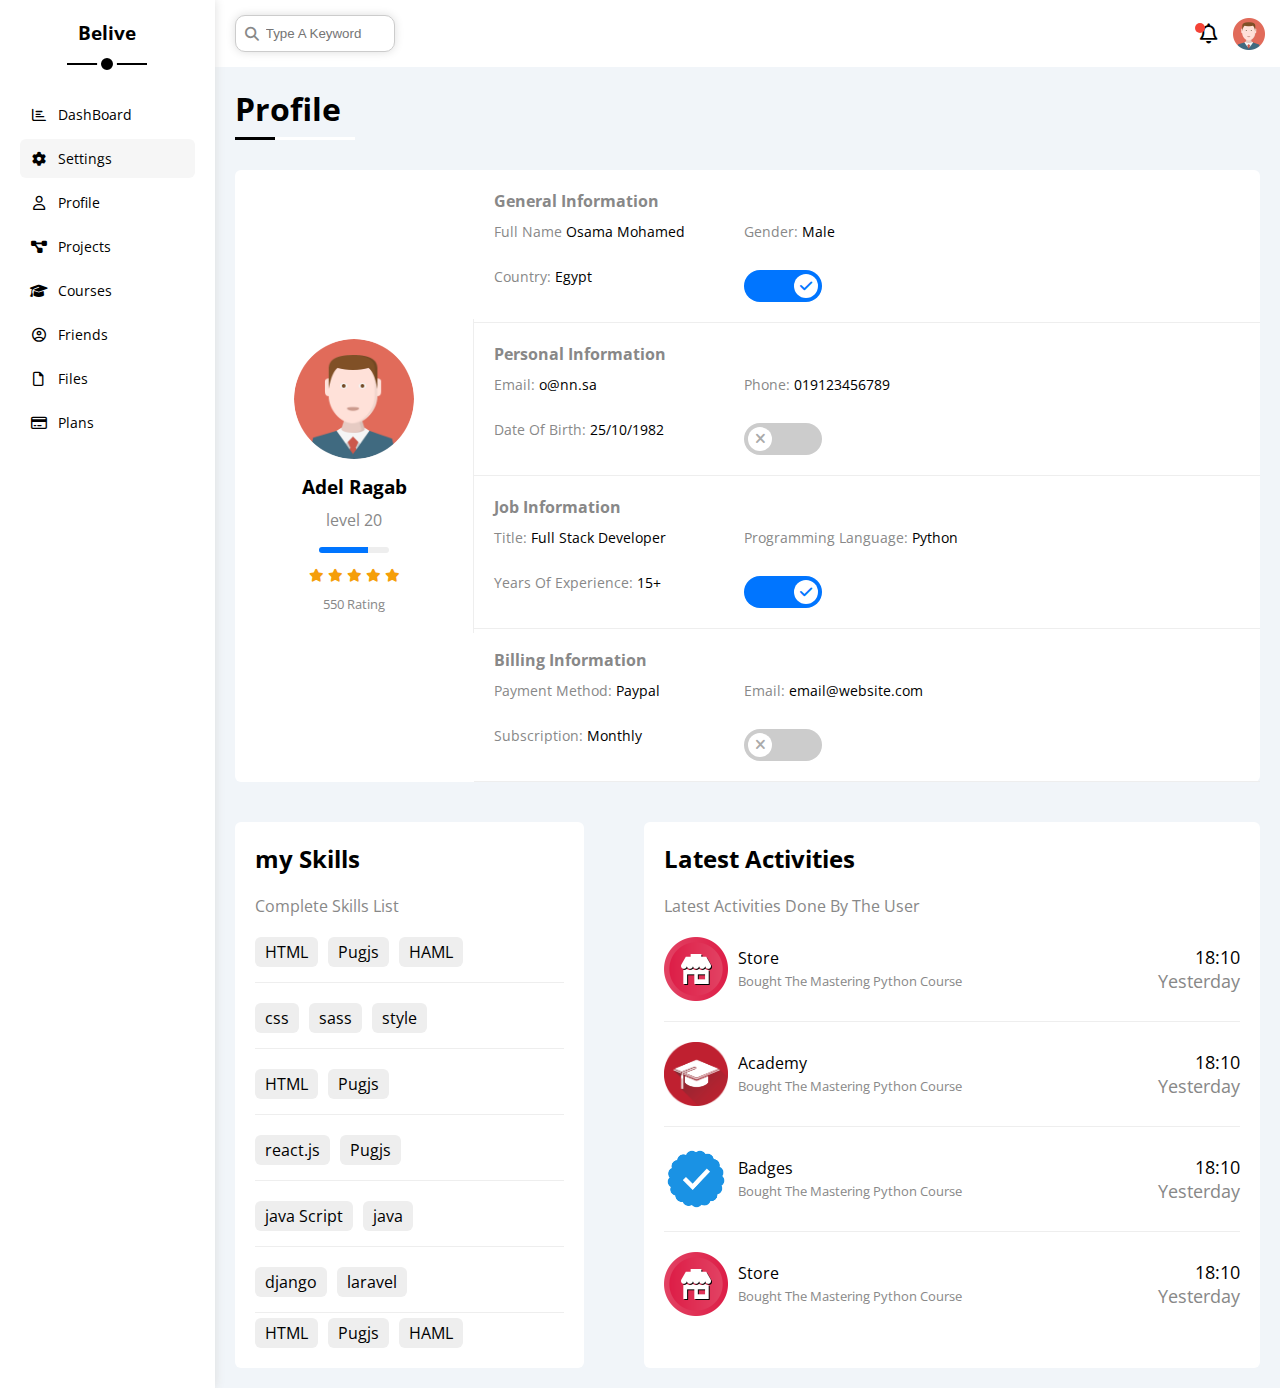
<file: profile.html>
<!DOCTYPE html>
<html lang="en">
<head>
    <meta charset="UTF-8">
    <meta name="viewport" content="width=device-width, initial-scale=1.0">
    <link rel="stylesheet" href="css/all.min.css">
    <link rel="stylesheet" href="css/framwork.css">
    <link rel="stylesheet" href="css/master.css">
    <link rel="preconnect" href="https://fonts.googleapis.com" />
    <link rel="preconnect" href="https://fonts.gstatic.com" crossorigin />
    <link href="https://fonts.googleapis.com/css2?family=Open+Sans:wght@300;500&display=swap" rel="stylesheet" />
    <title>profile</title>
</head>
<body>
    <div class="page d-flex ">
        <div class="sidebar bg-white p-20 p-relative">
            <h3 class="p-relative txt-c mt-0">Belive</h3>
            <ul >
                <li>
                    <a class=" d-flex align-center fs-14 c-black rad-6 p-10 " href="index.html">
                        <i class="fa-regular fa-chart-bar fa-fw"></i>
                        <span>DashBoard</span>
                    </a>
                </li>
                <li>
                    <a class=" active d-flex align-center fs-14 c-black rad-6 p-10" href="setting.html">
                      <i class="fa-solid fa-gear fa-fw"></i>
                      <span>Settings</span>
                    </a>
                  </li>
                  <li>
                    <a class="d-flex align-center fs-14 c-black rad-6 p-10" href="profile.html">
                      <i class="fa-regular fa-user fa-fw"></i>
                      <span>Profile</span>
                    </a>
                  </li>
                  <li>
                    <a class="d-flex align-center fs-14 c-black rad-6 p-10" href="projects.html">
                      <i class="fa-solid fa-diagram-project fa-fw"></i>
                      <span>Projects</span>
                    </a>
                  </li>
                  <li>
                    <a class="d-flex align-center fs-14 c-black rad-6 p-10" href="courses.html">
                      <i class="fa-solid fa-graduation-cap fa-fw"></i>
                      <span>Courses</span>
                    </a>
                  </li>
                  <li>
                    <a class="d-flex align-center fs-14 c-black rad-6 p-10" href="friends.html">
                      <i class="fa-regular fa-circle-user fa-fw"></i>
                      <span>Friends</span>
                    </a>
                  </li>
                  <li>
                    <a class="d-flex align-center fs-14 c-black rad-6 p-10" href="files.html">
                      <i class="fa-regular fa-file fa-fw"></i>
                      <span>Files</span>
                    </a>
                  </li>
                  <li>
                    <a class="d-flex align-center fs-14 c-black rad-6 p-10" href="plans.html">
                      <i class="fa-regular fa-credit-card fa-fw"></i>
                      <span>Plans</span>
                    </a>
                  </li>
               
            </ul>
        </div>
        <div class="content w-full">
          <div class="head bg-white p-15 between-flex">
            <div class="search p-relative">
              <input class="p-10" type="search" placeholder="Type A Keyword">
            </div>
            <div class="icon d-flex align-center">
              <span class=" notification p-relative">
                <i class="fa-regular fa-bell fa-lg"></i>
              </span>
              <img src="imgs/avatar.png" alt="">
            </div>
          </div>
          <!-- content -->
          <h1 class="p-relative">Profile</h1>
          <div class="profile-page m-20">
            <div class="overview bg-white rad-10 d-flex align-center">
                <div class="avatar-box txt-c p-20">
                    <img class="rad-half mb-10" src="imgs/avatar.png" alt="">
                    <h3 class="m-0">Adel Ragab</h3>
                    <p class="c-grey mt-10">level 20</p>
                    <div class="level rad-6 bg-eee p-relative">
                        <span style="width: 70%;"></span>
                    </div>
                    <div class="rating mt-10 mb-10">
                        <i class="fa-solid fa-star c-orange fs-13"></i>
                        <i class="fa-solid fa-star c-orange fs-13"></i>
                        <i class="fa-solid fa-star c-orange fs-13"></i>
                        <i class="fa-solid fa-star c-orange fs-13"></i>
                        <i class="fa-solid fa-star c-orange fs-13"></i>
                      </div>
                      <p class="c-grey m-0 fs-13">550 Rating</p>
                </div>
                <div class="info-box w-full txt-c-mobile">
                  <!-- Start Information Row -->
                  <div class="box p-20 d-flex align-center">
                    <h4 class="c-grey fs-15 m-0 w-full">General Information</h4>
                    <div class="fs-14">
                      <span class="c-grey">Full Name</span>
                      <span>Osama Mohamed</span>
                    </div>
                    <div class="fs-14">
                      <span class="c-grey">Gender:</span>
                      <span>Male</span>
                    </div>
                    <div class="fs-14">
                      <span class="c-grey">Country:</span>
                      <span>Egypt</span>
                    </div>
                    <div class="fs-14">
                      <label>
                        <input class="toggle-checkbox" type="checkbox" checked="">
                        <div class="toggle-switch"></div>
                      </label>
                    </div>
                  </div>
                  <!-- End Information Row -->
                  <!-- Start Information Row -->
                  <div class="box p-20 d-flex align-center">
                    <h4 class="c-grey w-full fs-15 m-0">Personal Information</h4>
                    <div class="fs-14">
                      <span class="c-grey">Email:</span>
                      <span>o@nn.sa</span>
                    </div>
                    <div class="fs-14">
                      <span class="c-grey">Phone:</span>
                      <span>019123456789</span>
                    </div>
                    <div class="fs-14">
                      <span class="c-grey">Date Of Birth:</span>
                      <span>25/10/1982</span>
                    </div>
                    <div class="fs-14">
                      <label>
                        <input class="toggle-checkbox" type="checkbox">
                        <div class="toggle-switch"></div>
                      </label>
                    </div>
                  </div>
                  <!-- End Information Row -->
                  <!-- Start Information Row -->
                  <div class="box p-20 d-flex align-center">
                    <h4 class="c-grey w-full fs-15 m-0">Job Information</h4>
                    <div class="fs-14">
                      <span class="c-grey">Title:</span>
                      <span>Full Stack Developer</span>
                    </div>
                    <div class="fs-14">
                      <span class="c-grey">Programming Language:</span>
                      <span>Python</span>
                    </div>
                    <div class="fs-14">
                      <span class="c-grey">Years Of Experience:</span>
                      <span>15+</span>
                    </div>
                    <div class="fs-14">
                      <label>
                        <input class="toggle-checkbox" type="checkbox" checked="">
                        <div class="toggle-switch"></div>
                      </label>
                    </div>
                  </div>
                  <!-- End Information Row -->
                  <!-- Start Information Row -->
                  <div class="box p-20 d-flex align-center">
                    <h4 class="c-grey w-full fs-15 m-0">Billing Information</h4>
                    <div class="fs-14">
                      <span class="c-grey">Payment Method:</span>
                      <span>Paypal</span>
                    </div>
                    <div class="fs-14">
                      <span class="c-grey">Email:</span>
                      <span>email@website.com</span>
                    </div>
                    <div class="fs-14">
                      <span class="c-grey">Subscription:</span>
                      <span>Monthly</span>
                    </div>
                    <div class="fs-14">
                      <label>
                        <input class="toggle-checkbox" type="checkbox">
                        <div class="toggle-switch"></div>
                      </label>
                    </div>
                  </div>
                  <!-- End Information Row -->
               
                </div>
            </div>
          </div>
          <div class="contant mt-15  d-flex gap-20">
            <div class="my-skills  p-20 bg-white rad-10 m-20">
              <h2 class="mt-0 mb-20">my Skills</h2>
              <p class="m-0 c-grey m">Complete Skills List</p>
              <div class="lang mt-5  d-flex ">
                <span class="bg-eee mr-10 btn-shape">HTML</span>
                <span class="bg-eee mr-10 btn-shape">Pugjs</span>
                <span class="bg-eee mr-10 btn-shape">HAML</span>
              </div>
              <div class="lang mt-5  d-flex ">
                <span class="bg-eee mr-10 btn-shape">css</span>
                <span class="bg-eee mr-10 btn-shape">sass</span>
                <span class="bg-eee mr-10 btn-shape">style</span>
              </div>
              <div class="lang mt-5  d-flex ">
                <span class="bg-eee mr-10 btn-shape">HTML</span>
                <span class="bg-eee mr-10 btn-shape">Pugjs</span>
              
              </div>
              <div class="lang mt-5  d-flex ">
                <span class="bg-eee mr-10 btn-shape">react.js</span>
                <span class="bg-eee mr-10 btn-shape">Pugjs</span>
                
              </div>
              <div class="lang mt-5  d-flex ">
                <span class="bg-eee mr-10 btn-shape">java Script</span>
              
                <span class="bg-eee mr-10 btn-shape">java</span>
              </div>
              <div class="lang mt-5  d-flex ">
                <span class="bg-eee mr-10 btn-shape">django</span>
                <span class="bg-eee mr-10 btn-shape">laravel</span>
                
              </div>
              <div class="lang mt-5  d-flex ">
                <span class="bg-eee mr-10 btn-shape">HTML</span>
                <span class="bg-eee mr-10 btn-shape">Pugjs</span>
                <span class="bg-eee mr-10 btn-shape">HAML</span>
              </div>
            </div>

            <div class="latest-activites  p-20 bg-white rad-10 m-20">
              <h2 class="mt-0 mb-20">Latest Activities</h2>
              <p class="m-0 c-grey">Latest Activities Done By The User</p>
             <div class="box d-flex align-center txt-c-mobile   ">
              <img src="imgs/activity-01.png" alt="">
              <div class="info">
                <span class="d-block ">Store</span>
                <span class="c-grey fs-13">Bought The Mastering Python Course</span>
              </div>
              <div class="date">
                <span class="d-block">18:10</span>
                <span class="fs-13 c-grey">Yesterday</span>
              </div>
             </div>
             <div class="box d-flex align-center txt-c-mobile   ">
              <img src="imgs/activity-02.png" alt="">
              <div class="info">
                <span class="d-block ">Academy</span>
                <span class="c-grey fs-13">Bought The Mastering Python Course</span>
              </div>
              <div class="date">
                <span class="d-block">18:10</span>
                <span class="fs-13 c-grey">Yesterday</span>
              </div>
             </div>
             <div class="box d-flex align-center txt-c-mobile   ">
              <img src="imgs/activity-03.png" alt="">
              <div class="info">
                <span class="d-block ">Badges</span>
                <span class="c-grey fs-13">Bought The Mastering Python Course</span>
              </div>
              <div class="date">
                <span class="d-block">18:10</span>
                <span class="fs-13 c-grey">Yesterday</span>
              </div>
             </div>
             <div class="box d-flex align-center txt-c-mobile   ">
              <img src="imgs/activity-01.png" alt="">
              <div class="info">
                <span class="d-block ">Store</span>
                <span class="c-grey fs-13">Bought The Mastering Python Course</span>
              </div>
              <div class="date">
                <span class="d-block">18:10</span>
                <span class="fs-13 c-grey">Yesterday</span>
              </div>
             </div>

            </div>
          </div>
          

   </div>
</div>
    

</body>
</html>
</file>
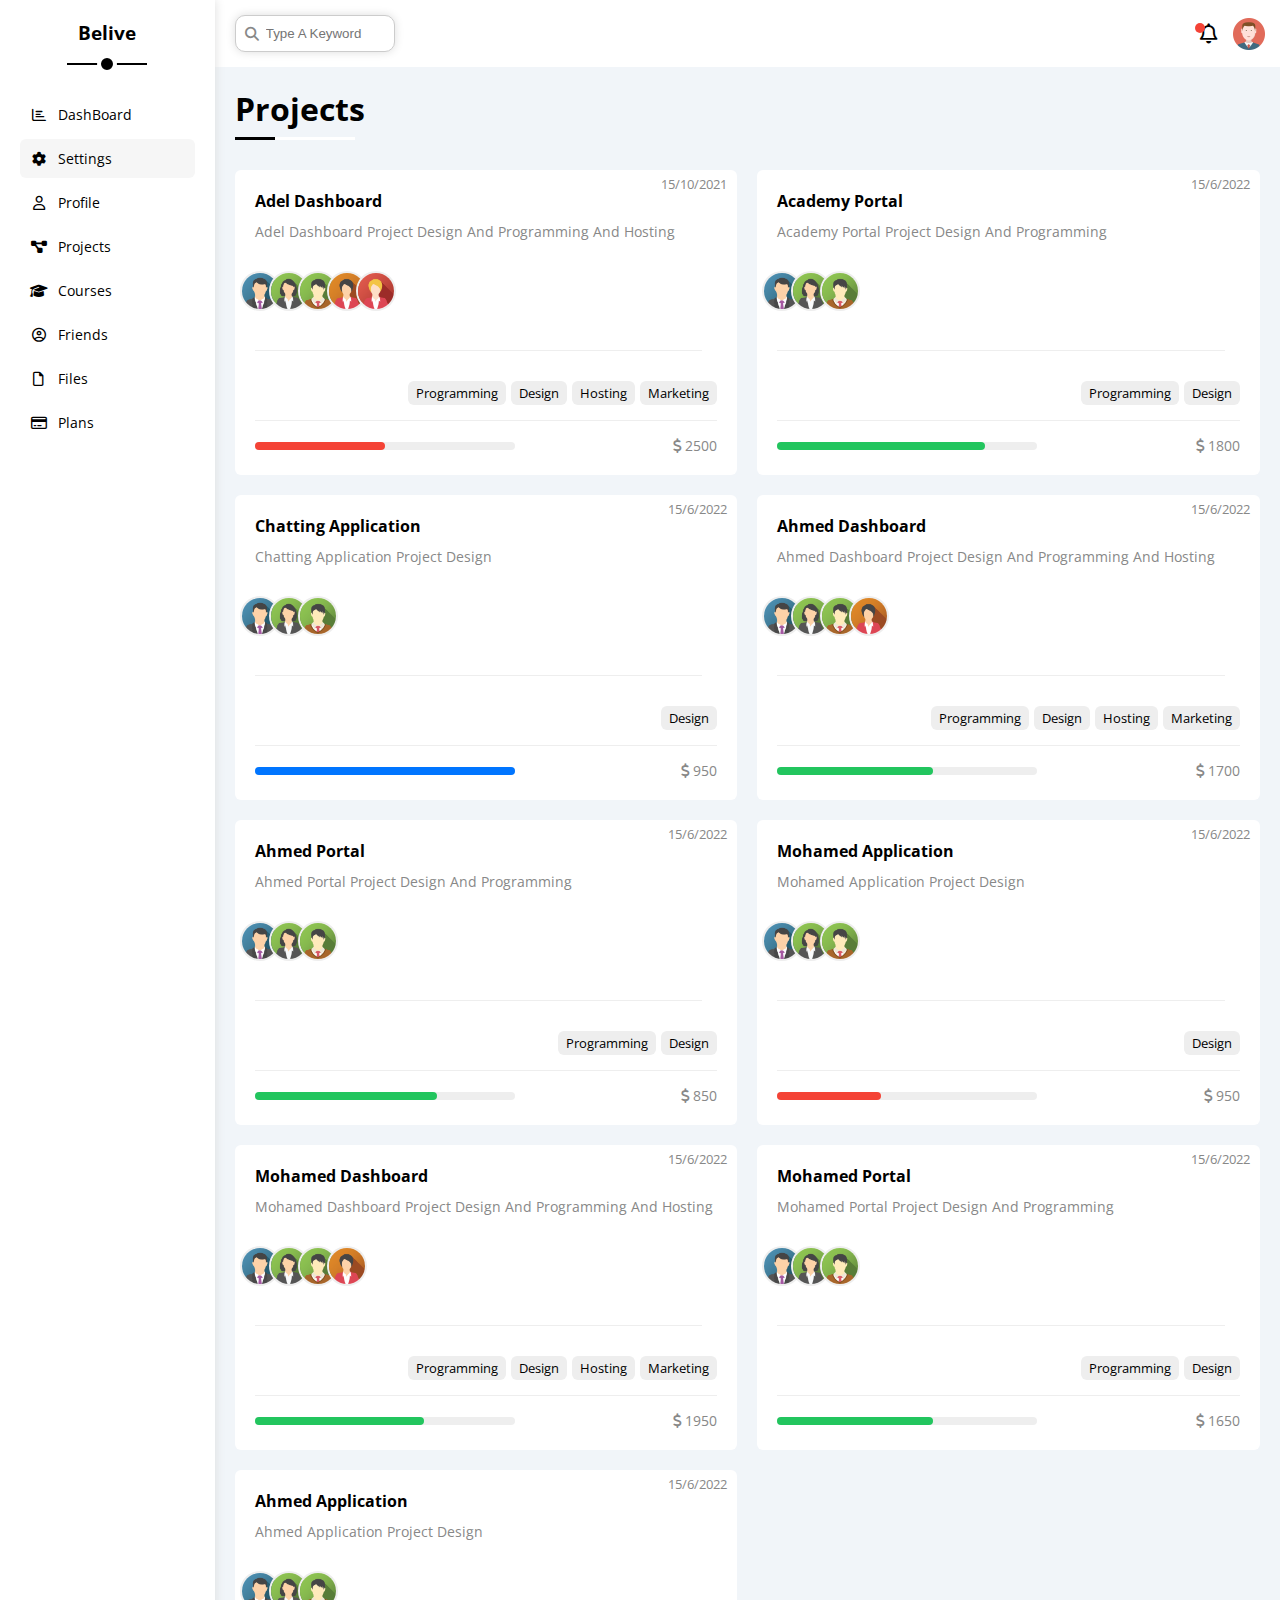
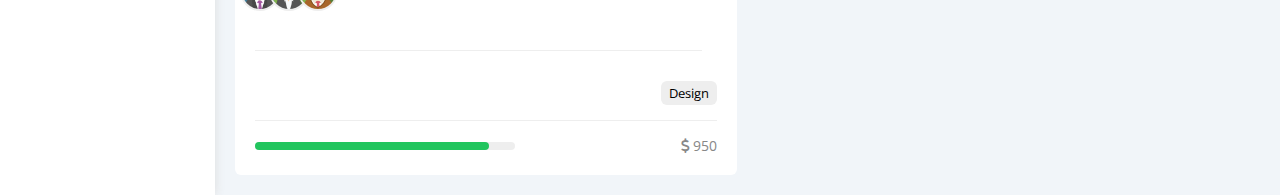
<file: projects.html>
<!DOCTYPE html>
<html lang="en">
<head>
    <meta charset="UTF-8">
    <meta name="viewport" content="width=device-width, initial-scale=1.0">
    <link rel="stylesheet" href="css/all.min.css">
    <link rel="stylesheet" href="css/framwork.css">
    <link rel="stylesheet" href="css/master.css">
    <link rel="preconnect" href="https://fonts.googleapis.com" />
    <link rel="preconnect" href="https://fonts.gstatic.com" crossorigin />
    <link href="https://fonts.googleapis.com/css2?family=Open+Sans:wght@300;500&display=swap" rel="stylesheet" />
    <title>profile</title>
</head>
<body>
    <div class="page d-flex ">
        <div class="sidebar bg-white p-20 p-relative">
            <h3 class="p-relative txt-c mt-0">Belive</h3>
            <ul >
                <li>
                    <a class=" d-flex align-center fs-14 c-black rad-6 p-10 " href="index.html">
                        <i class="fa-regular fa-chart-bar fa-fw"></i>
                        <span>DashBoard</span>
                    </a>
                </li>
                <li>
                    <a class=" active d-flex align-center fs-14 c-black rad-6 p-10" href="setting.html">
                      <i class="fa-solid fa-gear fa-fw"></i>
                      <span>Settings</span>
                    </a>
                  </li>
                  <li>
                    <a class="d-flex align-center fs-14 c-black rad-6 p-10" href="profile.html">
                      <i class="fa-regular fa-user fa-fw"></i>
                      <span>Profile</span>
                    </a>
                  </li>
                  <li>
                    <a class="d-flex align-center fs-14 c-black rad-6 p-10" href="projects.html">
                      <i class="fa-solid fa-diagram-project fa-fw"></i>
                      <span>Projects</span>
                    </a>
                  </li>
                  <li>
                    <a class="d-flex align-center fs-14 c-black rad-6 p-10" href="courses.html">
                      <i class="fa-solid fa-graduation-cap fa-fw"></i>
                      <span>Courses</span>
                    </a>
                  </li>
                  <li>
                    <a class="d-flex align-center fs-14 c-black rad-6 p-10" href="friends.html">
                      <i class="fa-regular fa-circle-user fa-fw"></i>
                      <span>Friends</span>
                    </a>
                  </li>
                  <li>
                    <a class="d-flex align-center fs-14 c-black rad-6 p-10" href="files.html">
                      <i class="fa-regular fa-file fa-fw"></i>
                      <span>Files</span>
                    </a>
                  </li>
                  <li>
                    <a class="d-flex align-center fs-14 c-black rad-6 p-10" href="plans.html">
                      <i class="fa-regular fa-credit-card fa-fw"></i>
                      <span>Plans</span>
                    </a>
                  </li>
               
            </ul>
        </div>
        <div class="content w-full">
          <div class="head bg-white p-15 between-flex">
            <div class="search p-relative">
              <input class="p-10" type="search" placeholder="Type A Keyword">
            </div>
            <div class="icon d-flex align-center">
              <span class=" notification p-relative">
                <i class="fa-regular fa-bell fa-lg"></i>
              </span>
              <img src="imgs/avatar.png" alt="">
            </div>
          </div>
          <!-- content -->
          <h1 class="p-relative">Projects</h1>
          <div class="projects-page d-grid m-20 gap-20">
            <div class="project bg-white p-20 rad-6 p-relative">
              <span class="date fs-13 c-grey">15/10/2021</span>
              <h4 class="m-0">Adel Dashboard</h4>
              <p class="c-grey mt-10 mb-10 fs-14">Adel Dashboard Project Design And Programming And Hosting</p>
              <div class="team">
                <a href="#"><img src="imgs/team-01.png" alt=""></a>
                <a href="#"><img src="imgs/team-02.png" alt=""></a>
                <a href="#"><img src="imgs/team-03.png" alt=""></a>
                <a href="#"><img src="imgs/team-04.png" alt=""></a>
                <a href="#"><img src="imgs/team-05.png" alt=""></a>
              </div>
              <div class="do d-flex">
                <span class="fs-13 rad-6 bg-eee">Programming</span>
                <span class="fs-13 rad-6 bg-eee">Design</span>
                <span class="fs-13 rad-6 bg-eee">Hosting</span>
                <span class="fs-13 rad-6 bg-eee">Marketing</span>
              </div>
              <div class="info between-flex">
                <div class="prog bg-eee">
                  <span class="bg-red" style="width: 50%"></span>
                </div>
                <div class="fs-14 c-grey">
                  <i class="fa-solid fa-dollar-sign"></i>
                  2500
                </div>
              </div>
            </div>
            <div class="project bg-white p-20 rad-6 p-relative">
              <span class="date fs-13 c-grey">15/6/2022</span>
              <h4 class="m-0">Academy Portal</h4>
              <p class="c-grey mt-10 mb-10 fs-14">Academy Portal Project Design And Programming</p>
              <div class="team">
                <a href="#"><img src="imgs/team-01.png" alt=""></a>
                <a href="#"><img src="imgs/team-02.png" alt=""></a>
                <a href="#"><img src="imgs/team-03.png" alt=""></a>
              </div>
              <div class="do d-flex">
                <span class="fs-13 rad-6 bg-eee">Programming</span>
                <span class="fs-13 rad-6 bg-eee">Design</span>
              </div>
              <div class="info between-flex">
                <div class="prog bg-eee">
                  <span class="bg-green" style="width: 80%"></span>
                </div>
                <div class="fs-14 c-grey">
                  <i class="fa-solid fa-dollar-sign"></i>
                  1800
                </div>
              </div>
            </div>
            <div class="project bg-white p-20 rad-6 p-relative">
              <span class="date fs-13 c-grey">15/6/2022</span>
              <h4 class="m-0">Chatting Application</h4>
              <p class="c-grey mt-10 mb-10 fs-14">Chatting Application Project Design</p>
              <div class="team">
                <a href="#"><img src="imgs/team-01.png" alt=""></a>
                <a href="#"><img src="imgs/team-02.png" alt=""></a>
                <a href="#"><img src="imgs/team-03.png" alt=""></a>
              </div>
              <div class="do d-flex">
                <span class="fs-13 rad-6 bg-eee">Design</span>
              </div>
              <div class="info between-flex">
                <div class="prog bg-eee">
                  <span class="bg-blue" style="width: 100%"></span>
                </div>
                <div class="fs-14 c-grey">
                  <i class="fa-solid fa-dollar-sign"></i>
                  950
                </div>
              </div>
            </div>
            <div class="project bg-white p-20 rad-6 p-relative">
              <span class="date fs-13 c-grey">15/6/2022</span>
              <h4 class="m-0">Ahmed Dashboard</h4>
              <p class="c-grey mt-10 mb-10 fs-14">Ahmed Dashboard Project Design And Programming And Hosting</p>
              <div class="team">
                <a href="#"><img src="imgs/team-01.png" alt=""></a>
                <a href="#"><img src="imgs/team-02.png" alt=""></a>
                <a href="#"><img src="imgs/team-03.png" alt=""></a>
                <a href="#"><img src="imgs/team-04.png" alt=""></a>
              </div>
              <div class="do d-flex">
                <span class="fs-13 rad-6 bg-eee">Programming</span>
                <span class="fs-13 rad-6 bg-eee">Design</span>
                <span class="fs-13 rad-6 bg-eee">Hosting</span>
                <span class="fs-13 rad-6 bg-eee">Marketing</span>
              </div>
              <div class="info between-flex">
                <div class="prog bg-eee">
                  <span class="bg-green" style="width: 60%"></span>
                </div>
                <div class="fs-14 c-grey">
                  <i class="fa-solid fa-dollar-sign"></i>
                  1700
                </div>
              </div>
            </div>
            <div class="project bg-white p-20 rad-6 p-relative">
              <span class="date fs-13 c-grey">15/6/2022</span>
              <h4 class="m-0">Ahmed Portal</h4>
              <p class="c-grey mt-10 mb-10 fs-14">Ahmed Portal Project Design And Programming</p>
              <div class="team">
                <a href="#"><img src="imgs/team-01.png" alt=""></a>
                <a href="#"><img src="imgs/team-02.png" alt=""></a>
                <a href="#"><img src="imgs/team-03.png" alt=""></a>
              </div>
              <div class="do d-flex">
                <span class="fs-13 rad-6 bg-eee">Programming</span>
                <span class="fs-13 rad-6 bg-eee">Design</span>
              </div>
              <div class="info between-flex">
                <div class="prog bg-eee">
                  <span class="bg-green" style="width: 70%"></span>
                </div>
                <div class="fs-14 c-grey">
                  <i class="fa-solid fa-dollar-sign"></i>
                  850
                </div>
              </div>
            </div>
            <div class="project bg-white p-20 rad-6 p-relative">
              <span class="date fs-13 c-grey">15/6/2022</span>
              <h4 class="m-0">Mohamed Application</h4>
              <p class="c-grey mt-10 mb-10 fs-14">Mohamed Application Project Design</p>
              <div class="team">
                <a href="#"><img src="imgs/team-01.png" alt=""></a>
                <a href="#"><img src="imgs/team-02.png" alt=""></a>
                <a href="#"><img src="imgs/team-03.png" alt=""></a>
              </div>
              <div class="do d-flex">
                <span class="fs-13 rad-6 bg-eee">Design</span>
              </div>
              <div class="info between-flex">
                <div class="prog bg-eee">
                  <span class="bg-red" style="width: 40%"></span>
                </div>
                <div class="fs-14 c-grey">
                  <i class="fa-solid fa-dollar-sign"></i>
                  950
                </div>
              </div>
            </div>
            <div class="project bg-white p-20 rad-6 p-relative">
              <span class="date fs-13 c-grey">15/6/2022</span>
              <h4 class="m-0">Mohamed Dashboard</h4>
              <p class="c-grey mt-10 mb-10 fs-14">Mohamed Dashboard Project Design And Programming And Hosting</p>
              <div class="team">
                <a href="#"><img src="imgs/team-01.png" alt=""></a>
                <a href="#"><img src="imgs/team-02.png" alt=""></a>
                <a href="#"><img src="imgs/team-03.png" alt=""></a>
                <a href="#"><img src="imgs/team-04.png" alt=""></a>
              </div>
              <div class="do d-flex">
                <span class="fs-13 rad-6 bg-eee">Programming</span>
                <span class="fs-13 rad-6 bg-eee">Design</span>
                <span class="fs-13 rad-6 bg-eee">Hosting</span>
                <span class="fs-13 rad-6 bg-eee">Marketing</span>
              </div>
              <div class="info between-flex">
                <div class="prog bg-eee">
                  <span class="bg-green" style="width: 65%"></span>
                </div>
                <div class="fs-14 c-grey">
                  <i class="fa-solid fa-dollar-sign"></i>
                  1950
                </div>
              </div>
            </div>
            <div class="project bg-white p-20 rad-6 p-relative">
              <span class="date fs-13 c-grey">15/6/2022</span>
              <h4 class="m-0">Mohamed Portal</h4>
              <p class="c-grey mt-10 mb-10 fs-14">Mohamed Portal Project Design And Programming</p>
              <div class="team">
                <a href="#"><img src="imgs/team-01.png" alt=""></a>
                <a href="#"><img src="imgs/team-02.png" alt=""></a>
                <a href="#"><img src="imgs/team-03.png" alt=""></a>
              </div>
              <div class="do d-flex">
                <span class="fs-13 rad-6 bg-eee">Programming</span>
                <span class="fs-13 rad-6 bg-eee">Design</span>
              </div>
              <div class="info between-flex">
                <div class="prog bg-eee">
                  <span class="bg-green" style="width: 60%"></span>
                </div>
                <div class="fs-14 c-grey">
                  <i class="fa-solid fa-dollar-sign"></i>
                  1650
                </div>
              </div>
            </div>
            <div class="project bg-white p-20 rad-6 p-relative">
              <span class="date fs-13 c-grey">15/6/2022</span>
              <h4 class="m-0">Ahmed Application</h4>
              <p class="c-grey mt-10 mb-10 fs-14">Ahmed Application Project Design</p>
              <div class="team">
                <a href="#"><img src="imgs/team-01.png" alt=""></a>
                <a href="#"><img src="imgs/team-02.png" alt=""></a>
                <a href="#"><img src="imgs/team-03.png" alt=""></a>
              </div>
              <div class="do d-flex">
                <span class="fs-13 rad-6 bg-eee">Design</span>
              </div>
              <div class="info between-flex">
                <div class="prog bg-eee">
                  <span class="bg-green" style="width: 90%"></span>
                </div>
                <div class="fs-14 c-grey">
                  <i class="fa-solid fa-dollar-sign"></i>
                  950
                </div>
              </div>
            </div>
          </div>

          

   </div>
</div>
    

</body>
</html>
</file>
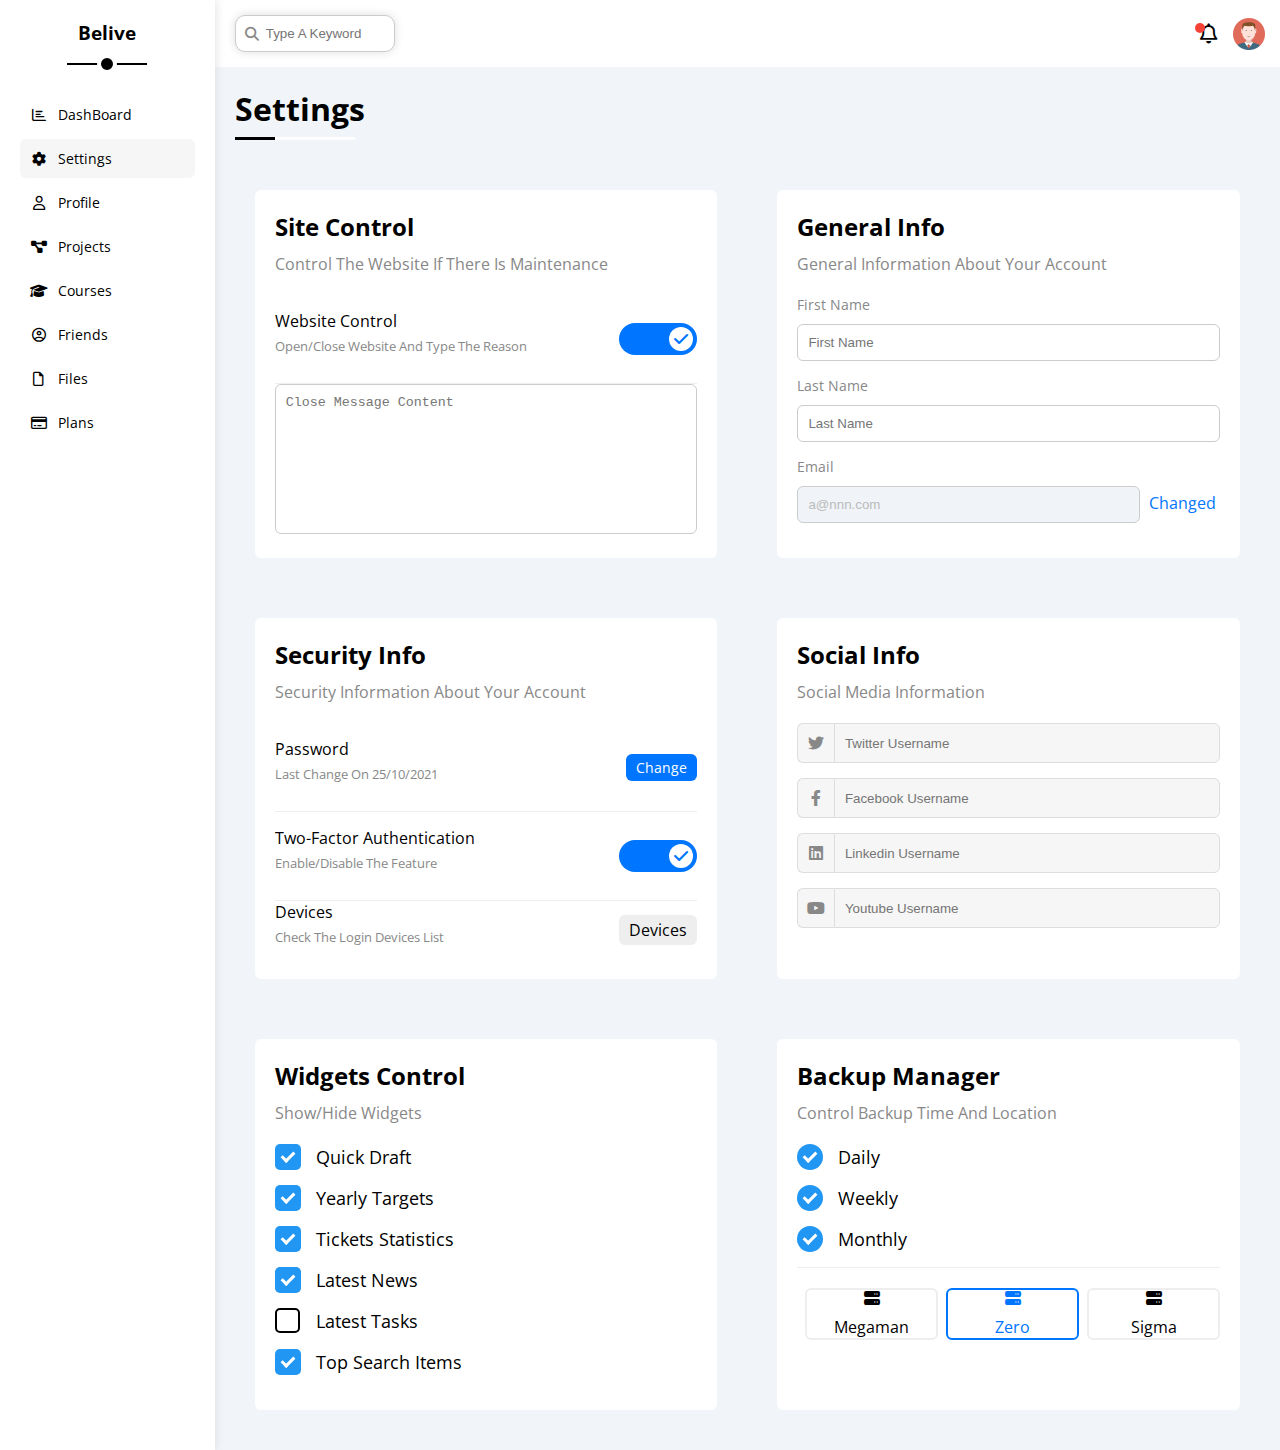
<file: setting.html>
<!DOCTYPE html>
<html lang="en">
<head>
    <meta charset="UTF-8">
    <meta name="viewport" content="width=device-width, initial-scale=1.0">
    <link rel="stylesheet" href="css/all.min.css">
    <link rel="stylesheet" href="css/framwork.css">
    <link rel="stylesheet" href="css/master.css">
    <link rel="preconnect" href="https://fonts.googleapis.com" />
    <link rel="preconnect" href="https://fonts.gstatic.com" crossorigin />
    <link href="https://fonts.googleapis.com/css2?family=Open+Sans:wght@300;500&display=swap" rel="stylesheet" />
    <title>setting</title>
</head>
<body>
    <div class="page d-flex ">
        <div class="sidebar bg-white p-20 p-relative">
            <h3 class="p-relative txt-c mt-0">Belive</h3>
            <ul >
                <li>
                    <a class=" d-flex align-center fs-14 c-black rad-6 p-10 " href="index.html">
                        <i class="fa-regular fa-chart-bar fa-fw"></i>
                        <span>DashBoard</span>
                    </a>
                </li>
                <li>
                    <a class=" active d-flex align-center fs-14 c-black rad-6 p-10" href="setting.html">
                      <i class="fa-solid fa-gear fa-fw"></i>
                      <span>Settings</span>
                    </a>
                  </li>
                  <li>
                    <a class="d-flex align-center fs-14 c-black rad-6 p-10" href="profile.html">
                      <i class="fa-regular fa-user fa-fw"></i>
                      <span>Profile</span>
                    </a>
                  </li>
                  <li>
                    <a class="d-flex align-center fs-14 c-black rad-6 p-10" href="projects.html">
                      <i class="fa-solid fa-diagram-project fa-fw"></i>
                      <span>Projects</span>
                    </a>
                  </li>
                  <li>
                    <a class="d-flex align-center fs-14 c-black rad-6 p-10" href="courses.html">
                      <i class="fa-solid fa-graduation-cap fa-fw"></i>
                      <span>Courses</span>
                    </a>
                  </li>
                  <li>
                    <a class="d-flex align-center fs-14 c-black rad-6 p-10" href="friends.html">
                      <i class="fa-regular fa-circle-user fa-fw"></i>
                      <span>Friends</span>
                    </a>
                  </li>
                  <li>
                    <a class="d-flex align-center fs-14 c-black rad-6 p-10" href="files.html">
                      <i class="fa-regular fa-file fa-fw"></i>
                      <span>Files</span>
                    </a>
                  </li>
                  <li>
                    <a class="d-flex align-center fs-14 c-black rad-6 p-10" href="plans.html">
                      <i class="fa-regular fa-credit-card fa-fw"></i>
                      <span>Plans</span>
                    </a>
                  </li>
               
            </ul>
        </div>
        <div class="content w-full">
          <div class="head bg-white p-15 between-flex">
            <div class="search p-relative">
              <input class="p-10" type="search" placeholder="Type A Keyword">
            </div>
            <div class="icon d-flex align-center">
              <span class=" notification p-relative">
                <i class="fa-regular fa-bell fa-lg"></i>
              </span>
              <img src="imgs/avatar.png" alt="">
            </div>
          </div>
          <!-- content -->
          <h1 class="p-relative">Settings</h1>
          <div class=" settings-page m-20 d-grid gap-20">
                          <!-- =============================================== -->
          <div class="setting-page  p-20 bg-white rad-10 m-20">
            <h2 class="mt-0 mb-10">Site Control</h2>
            <p class="c-grey mt-0 mb-20 fs-15">Control The Website If There Is Maintenance</p>
            <div class="website-control between-flex ">
              <div>
             <span>Website Control</span>
              <p class="c-grey mt-5 mb-0 fs-13">Open/Close Website And Type The Reason</p>
            </div>
              <label class=" label d-flex">
                <input class="toggle-checkbox" type="checkbox" checked />
                <div class="toggle-switch"></div>
            </label>
            </div>
            <textarea class="close-message p-10 rad-6 d-block w-full" placeholder="Close Message Content"></textarea>
            
          </div>
          <!-- //////////////////////////////////////////////////////////////// -->
          <div class="general-info p-20 bg-white rad-10 m-20">
            <h2 class="mt-0 mb-10">General Info</h2>
            <p class="c-grey mt-0 mb-20 fs-15">General Information About Your Account</p>
            <div class="first mb-15">
              <span class="c-grey fs-14 mb-10 d-block">First Name</span>
              <form action="">
                <input class="b-none border-ccc p-10 rad-6 d-block  w-full" type="text" placeholder="First Name" id="first">
              </form>
            </div>
            <div class="last mb-15">
              <span class="c-grey fs-14 mb-10 d-block">Last Name</span>
              <form action="">
                <input class="b-none border-ccc p-10 rad-6 d-block  w-full" type="text" placeholder="Last Name" id="first">
              </form>
            </div>
            <div class="Email mb-15">
              <span class="c-grey fs-14 mb-10 d-block">Email</span>
                <input class=" ema b-none border-ccc p-10 rad-6 d-block mr-5  w-full" type="email"  id="first" value="a@nnn.com" disabled>
              <a class="c-blue" href=""> Changed</a>
            </div>
          </div>
          <!-- //////////////////////////////////////////////////////////////////////// -->
          <div class="Security-Info  p-20 bg-white rad-10 m-20">
            <h2 class="mt-0 mb-10">Security Info</h2>
            <p class="c-grey mt-0 mb-20 fs-15">Security Information About Your Account</p>
            <div class="website-control between-flex ">
              <div>
             <span>Password</span>
              <p class="c-grey mt-5 mb-0 fs-13">Last Change On 25/10/2021</p>
            </div>
            <a href="#" class="visit d-block fs-14 rad-6 bg-blue c-white w-fit btn-shape">Change</a>
          </div>
            <div class="website-control between-flex ">
              <div>
             <span>Two-Factor Authentication</span>
              <p class="c-grey mt-5 mb-0 fs-13">Enable/Disable The Feature</p>
            </div>
              <label class=" label d-flex">
                <input class="toggle-checkbox" type="checkbox" checked />
                <div class="toggle-switch"></div>
            </label>
            </div>
            <div class="website-control between-flex ">
              <div>
             <span>Devices</span>
              <p class="c-grey mt-5 mb-0 fs-13">Check The Login Devices List</p>
            </div>
            <a href="#" class="visit d-block fs-15 rad-6 bg-eee c-black w-fit btn-shape">Devices</a>
          </div>
            
          </div>
          <!-- /////////////////////////////////////////////////////////////////// -->
          <div class="social-info  p-20 bg-white rad-10 m-20">
            <h2 class="mt-0 mb-10">Social Info</h2>
            <p class="c-grey mt-0 mb-20 fs-15">Social Media Information</p>
            <div class="d-flex mb-15 align-center ">
              <i class="fa-brands fa-twitter center-flex c-grey"></i>
              <input class="w-full" type="text" placeholder="Twitter Username">
            </div>
            <div class="d-flex align-center mb-15">
              <i class="fa-brands fa-facebook-f center-flex c-grey"></i>
              <input class="w-full" type="text" placeholder="Facebook Username">
            </div>
            <div class="d-flex align-center mb-15">
              <i class="fa-brands fa-linkedin center-flex c-grey"></i>
              <input class="w-full" type="text" placeholder="Linkedin Username">
            </div>
            <div class="d-flex align-center">
              <i class="fa-brands fa-youtube center-flex c-grey"></i>
              <input class="w-full" type="text" placeholder="Youtube Username">
            </div>
        </div>
        <!-- //////////////////////////////////////////////////////////////////////////////////////////// -->
        <div class="social-info  p-20 bg-white rad-10 m-20">
          <h2 class="mt-0 mb-10">Widgets Control</h2>
          <p class="c-grey mt-0 mb-20 fs-15">Show/Hide Widgets</p>
        <div class="widget-box d-flex align-center mb-15">
          <label class="container">
            
            <input checked="checked" type="checkbox" id="one">
            <div class="checkmark"></div>
          </label>
          <span >Quick Draft</span>
        </div>
        <div class="widget-box d-flex align-center mb-15">
          <label class="container">
            
            <input checked="checked" type="checkbox" id="one">
            <div class="checkmark"></div>
          </label>
          <span >Yearly Targets</span>
        </div>
        <div class="widget-box d-flex align-center mb-15">
          <label class="container">
            
            <input checked="checked" type="checkbox" id="one">
            <div class="checkmark"></div>
          </label>
          <span >Tickets Statistics</span>
        </div>
        <div class="widget-box d-flex align-center mb-15">
          <label class="container">
            
            <input checked="checked" type="checkbox" id="one">
            <div class="checkmark"></div>
          </label>
          <span >Latest News</span>
        </div>
        <div class="widget-box no d-flex align-center mb-15">
          <label class="container">
            
            <input type="checkbox" id="one">
            <div class="checkmark"></div>
          </label>
          <span >Latest Tasks</span>
        </div>
        <div class="widget-box d-flex align-center mb-15">
          <label class="container">
            
            <input checked="checked" type="checkbox" id="one">
            <div class="checkmark"></div>
          </label>
          <span >Top Search Items</span>
        </div>
    </div>
    <!-- ///////////////////////////////////////////////////////////////////////////////////////////////////// -->
    <div class="backup  p-20 bg-white rad-10 m-20">
      <h2 class="mt-0 mb-10">Backup Manager</h2>
      <p class="c-grey mt-0 mb-20 fs-15">Control Backup Time And Location</p>
      <div class="date ">
        <div class="widget-box d-flex align-center mb-15">
          <label class="container">
            
            <input checked="checked" type="checkbox" id="one">
            <div class="checkmark"></div>
          </label>
          <span >Daily</span>
        </div>
        <div class="widget-box d-flex align-center mb-15">
          <label class="container">
            
            <input checked="checked" type="checkbox" id="one">
            <div class="checkmark"></div>
          </label>
          <span >Weekly</span>
        </div>
        <div class="widget-box d-flex align-center mb-15">
          <label class="container">
            
            <input checked="checked" type="checkbox" id="one">
            <div class="checkmark"></div>
          </label>
          <span >Monthly</span>
        </div>
      </div>
      <div class="servers d-flex align-center txt-c">
        <input type="radio" name="servers" id="server-one">
        <div class="server mb-15 rad-10 w-full">
          <label class="d-block m-15" for="server-one">
            <i class="fa-solid fa-server d-block mb-10"></i>
            Megaman
          </label>
        </div>
        <input type="radio" name="servers" id="server-two" checked="">
        <div class="server mb-15 rad-10 w-full">
          <label class="d-block m-15" for="server-two">
            <i class="fa-solid fa-server d-block mb-10"></i>
            Zero
          </label>
        </div>
        <input type="radio" name="servers" id="server-three">
        <div class="server mb-15 rad-10 w-full">
          <label class="d-block m-15" for="server-three">
            <i class="fa-solid fa-server d-block mb-10"></i>
            Sigma
          </label>
        </div>
      </div>

    </div>

    </div>
   </div>
</div>
    

</body>
</html>
</file>
<file: css/framwork.css>
:root {
    --blue-color: #0075ff;
    --blue-alt-color: #0d69d5;
    --orange-color: #f59e0b;
    --green-color: #22c55e;
    --red-color: #f44336;
    --grey-color: #888;
  }
@media(max-width:767px){
.block-mobile{
    display: block;
}
.hide-mobile{
    display: none;
}
}

.m-0{
    margin: 0px;
}
.mt-5{
    margin-top: 5px;
}
.mb-20{
    margin-bottom: 20px;
}
.mt-20{
    margin-top: 20px;
}
.mt-10{
    margin-top: 10px;
}

.c-grey{
    color: var(--grey-color);
}
.d-flex{
    display: flex;
}
.space-between{
    justify-content: space-between;
}
.align-center{
    align-items: center;
}
.p-20{
    padding:20px
}
.p-10{
    padding: 10px;
}
.p-15{
    padding: 15px;
}
.m-20{
    margin: 20px;
}
.bg-white{
    background-color: white;
}
.bg-blue{
    background-color: var(--blue-color);
}
.c-black{
    color: black;
}
.c-white{
    color: white;
}
.w-fit{
    width: fit-content;
}
.p-relative{
    position: relative;
}
.txt-c{
    text-align: center;
}
@media(max-width:767px){
    .txt-c-mobile{
        text-align: center;
    }
}
.mt-0{
    margin-top: 0px;
}
.mb-5{
    margin-bottom: 5px;
}
.fs-14{
    font-size: 14px;
}
.rad-6{
    border-radius: 6px;
}
.rad-10{
    border-radius: 6px;
}
.w-full{
    width: 100%;
}
/* start component */
.between-flex{
    display: flex;
    align-items: center;
    justify-content: space-between;
}
/* end component */
.br-10{
    border-radius: 10px;
}
.border{
    border: 1px solid #ccc;

}
.d-grid{
    display:grid
}
.gap-20{
    gap: 20px;
}
.bg-eee{
    background-color: #eee;
}
.d-block{
    display: block;
}
.fs-14{
    font-size: 14px;
}

.b-none{
    border: none;
}
.btn-shape{
    padding: 4px 10px;
    border-radius: 6px;
}
.center-flex{
    display: flex;
    justify-content: center;
    align-items: center;
}
.c-blue{
    color: var(--blue-color);
}
.fw-bold{
    font-weight: bold;
}
.bg-orange{
background-color: var(--orange-color);
}
.bg-green{
background-color: var(--green-color);
}
.c-orange{
    color: var(--orange-color);
}
.c-green{
    color: var(--green-color);
}
.wrap{
    flex-wrap:wrap;
}
.fs-13{
    font-size: 13px;
}
.fs-25{
    font-size: 25px;
}
.mb-5{
    margin-bottom: 5px;
}
.pt-15{
    padding-top: 15px;
}
.pb-15{
    padding-bottom: 15px;
}
.mr-10{
    margin-right: 10px;
}
.mt-25{
    margin-top: 25px;
}
.pl-15{
    padding-left: 15px;
}
.mt-15{
    margin-top: 15px;
}
.rad-half{
    border-radius: 50%;
}
.pl-15{
    padding-left: 15px;
}
.mr-15{
    margin-right: 15px;
}
.bg-red{
    background-color: var(--red-color);
}
.pt-20{
    padding: 20px;
}
.pb-20{
    padding: 20px;
}
.h-full{
    height: 100%;
}
.w-fit{
    width: fit-content;
}
.mb-10{
    margin-bottom: 10px;
}
.border-ccc{
    border: 1px solid #ccc;
}
.mb-15{
    margin-bottom: 15px;
}
.mr-5{
    margin-right: 5px;
}
.m-15{
    margin: 15pxs;
}
.w-100{
    width: 100px;
}
.h-100{
    height: 100px;
}

.border-eee {
    border: 1px solid #eee;
}
</file>
<file: css/master.css>
:root {
    --blue-color: #0075ff;
    --blue-alt-color: #0d69d5;
    --orange-color: #f59e0b;
    --green-color: #22c55e;
    --red-color: #f44336;
    --grey-color: #888;
  }

*{
    box-sizing: border-box;
}
body{
    font-family: "Open Sans",sans-serif;
    margin: 0;
}
*:focus{
    outline: none;
}
/*--------------------------------- scroll bar------------------------------------------         */
::-webkit-scrollbar{
    width: 15px;
}
::-webkit-scrollbar-track{
    background-color: white;
}
::-webkit-scrollbar-thumb{                 /* for the bar it self*/
    background-color: var(--blue-color);
}
::-webkit-scrollbar-thumb:hover{
    background-color: var(--blue-alt-color);
}
/*--------------------------------- scroll bar------------------------------------------         */

a{
    text-decoration: none;
}
.page{
    background-color: #f1f5f9;
    min-height: 100vh;
}
ul{
    list-style: none;
    padding: 0px;
}

.sidebar{
    width: 250px;
    box-shadow: 0 0 10px #ddd;

}
.sidebar>h3{
    margin-bottom: 50px;

}
.sidebar>h3::before{
content: "";
width: 80px;
height: 2px;
background-color: black;
position: absolute;
bottom: -20px;
transform: translateX(-50%);
left: 50%;




}
.sidebar>h3::after{
    content:"";
width: 12px;
height: 12px;
border-radius: 50%;
border: 4px solid white;
background-color: black;
position: absolute;
bottom: -29px;
transform: translateX(-50%);
left: 50%;


}

.sidebar ul li a{
transition: 0.3s;
margin-bottom: 5px;
}
.sidebar ul li a:hover,
.sidebar ul li a.active {
    background-color: #f6f6f6;
}
.sidebar ul li a span{
    font-size: 14px;
    margin-left: 10px;
    
}
@media (max-width:768px){
   .sidebar{
    width: 62px;
    padding: 10px;
    
   }
   .sidebar ul li a span{
    display: none;
   }
   .sidebar>h3{
    font-size: 13px;
    margin-bottom: 15px;
   }
   .sidebar>h3::before{
    display: none;
   }
   .sidebar>h3::after{
    display: none;
   }
}
/* startcontent */
.content{
    overflow: hidden;
}
.head .search::before{
    font-family:"Font Awesome 6 Free";
    content: "\f002";
    font-weight: 900;
    position: absolute;
    top:50%;
    left:15px;
    transform:translateY(-50%);
    font-size: 14px;
    color:var(--grey-color);
}
.head .search input{
    border: 1px solid #ccc;
    border-radius:10px ;
    margin-left: 5px;
    padding-left: 30px;
    width: 160px;
    transition: width 0.3s;
    box-shadow: 0 0 10px #ddd
}
.head .search input:focus{
    width: 200px;
    
}

.head .search input:focus::placeholder{
    opacity: 0;
}
.head .icon .notification::before{
    content: "";
    position: absolute;
    width: 10px;
    height: 10px;
    background-color: var(--red-color);
    border-radius: 50%;
    right: -5px;
    left: -5px;
}
.head .icon img{
    width: 32px;
    height: 32px;
    margin-left:15px ;
}
.page h1{
    margin: 20px 20px 40px;
    
}
.page h1::before,
.page h1::after{
    content: "";
    height: 3px;
    position: absolute;
    bottom: -10px;
    left: 0;
}
.page h1::before{
    background-color: white;
    width: 120px ;
}
.page h1::after{
    background-color: black;
    width: 40px ;
}

.wrapper{
    grid-template-columns: repeat(auto-fill,minmax(450px,1fr));
    margin-left: 20px;
    margin-right: 20px;
}   
@media(max-width:767px){
    .wrapper{
        grid-template-columns: repeat(auto-fill,minmax(200px,1fr));
        margin-left: 10px;
        margin-right: 10px;
        gap: 10px;
    }    
}

/* startcontent */
.welcome .avatar{
    width: 64px;
    height: 64px;
    border: 2px solid white;
    border-radius: 50%;
    padding: 2px;
box-shadow: 0 0 5px #ddd;
margin-left: 20px;
margin-top: -32px;
}
.welcome{
    overflow: hidden;
}
.welcome .intro img{
    width: 170px;
    margin-bottom: -10px;
}

.welcome .body{
border-top: 1px solid #eee;
border-bottom: 1px solid #eee;


}
.welcome .body > div{
    flex: 1;

}
.welcome .visit{
margin: 0 15px 15px auto;
transition: 0.3s;
}
.welcome .visit:hover{
    background-color: var(--blue-alt-color);
}
@media (max-width:768px){
   .welcome .intro{
    padding-bottom: 30px;
   }
   .welcome .avatar {
    margin-left: 0px;
   }
   .welcome .body > div:not(:last-child){
    margin-bottom: 20px;
   }
}

.quick-draft textarea{
resize: none;
min-height: 180px;
}

.quick-draft .save{
   margin-left: auto;
   transition: 0.3s;
   cursor: pointer;
    }
.quick-draft .save:hover{
  background-color: var(--blue-alt-color);
}

.targets .target-row .icon{
width: 80px;
height: 80px;
margin-right: 15px;

}
.targets .details{
flex: 1;
}
.targets .details .progress{
height: 4px;
}
.targets .details .progress > span{
position: absolute;
left: 0;
top: 0;
height: 100%;
}
.targets .details .progress > span span{
position: absolute;
bottom: 16px;
right: -16px;
color: white;
padding: 2px 5px;
border-radius: 6px;
font-size: 12px;
}

.targets .details .progress > span span::after{
    content: "";
    border-color: transparent;
    border-width: 5px;
    border-style: solid;
    position: absolute;
    bottom: -10px;
    left: 50%;
    transform: translateX(-50%);
}
.targets .details .progress > .blue span::after{
    border-top-color: var(--blue-color);

}
.targets .details .progress > .orange span::after{
    border-top-color: var(--orange-color);

}
.targets .details .progress > .green span::after{
    border-top-color: var(--green-color);

}
.blue .icon,
.blue .progress{
    background-color:rgb(0 117 255 / 20%);
}
.orange .icon,
.orange .progress{
    background-color:rgb(245 158 11 / 20%);
}
.green .icon,
.green .progress{
    background-color:rgb(34 197 94 / 20%);
}
.p-20{
    padding: 20px;
}
.tickets .box{
border: 1px solid #ccc;
width: 40%;
}
@media (max-width:767px) {
    .tickets .box{
        width: 100%;
    }
    
}
.wrap{
    justify-content: center;
}
.latest-news .news-row:not(:last-of-type) {
    margin-bottom: 20px;
    padding-bottom: 20px;
    border-bottom: 1px solid #eee;

}
.latest-news .news-row img{
    width: 100px;
    border-radius: 6px;
    margin-right: 15px;
}
.latest-news .info 
{
  flex-grow: 1;


}
.latest-news .info h3
{
    margin: 0 0 6px;
    font-size: 16px;


}
@media (max-width:767px) {
    .latest-news .news-row{
        display: block;
    }
    .latest-news .news-row .label{
        margin: 10px auto;
        width: fit-content;

    }
    .last-project .launch-icon{
        display: none;
    }


}

.tasks .task-row:not(:last-of-type){
    margin-bottom: 15px;
    padding-bottom: 15px;
    border-bottom:1px solid #eee ;

}
.tasks .info{
    flex-grow: 1;
}
.tasks .done{
    opacity: 0.3;
}
.tasks .done h3,
.tasks .done p
{
    text-decoration: line-through;

}
.tasks .delete{
    cursor: pointer;
    transition: 0.3s;
}
.tasks .delete:hover{
    color: var(--red-color);
}
.latest-upload ul li:not(:last-child) {
    margin-bottom: 15px;
    padding-bottom: 15px;
    border-bottom:1px solid #eee ;
}
.latest-upload ul li img {
    width: 40px;
    height: 40px;
}
.last-project ul::before{
    content:'';
    position: absolute;
    left: 11px;
    width: 2px;
    height: 100%;
    background-color: var(--blue-color);
}
.last-project ul li::before{
    content:'';
    width: 20px;
    height: 20px;
    display: block;
    border-radius: 50%;
    border: 2px solid white;
    outline: 2px solid var(--blue-color);
    background-color: white;

    margin-right: 15px;
    z-index: 1;

}
.last-project ul li.done::before{
    content:'';
    background-color: var(--blue-color);

}
.last-project ul li.current::before{
  animation: change-color 0.8s infinite alternate ;

}
.last-project .launch-icon{
position: absolute;
width: 160px;
right: 0px;
bottom: 0px;
opacity: 0.1;
}
@keyframes change-color {
    from{
        background-color: var(--blue-color);
    }
    to{
        background-color: white;
    }
}
.reminders ul li .key{
    width: 15px;
    height: 15px;

}
.reminders ul li > .blue{
    border-left: 2px solid var(--blue-color);
}
.reminders ul li > .green{
    border-left: 2px solid var(--green-color);
}
.reminders ul li > .orange{
    border-left: 2px solid var(--orange-color);
}
.reminders ul li > .red{
    border-left: 2px solid var(--red-color);
}

.latest-post .avatar
{
    width: 48px;
    height: 48px;
}
.latest-post .post-content{
    text-transform: capitalize;
    line-height: 1.8;
    border-top: 1px solid #eee;
    border-bottom: 1px solid #eee;
    min-height: 140px;
}

.social-media .box{
    padding-left: 70px;

}
.social-media .box i {
    position: absolute;
    left: 0;
    top: 0;
    width: 52px;
    transition: 0.3s;
}
.social-media .box i:hover {
    transform: rotate(5deg);
}
.social-media .twitter{
    background-color:rgb(29 161 242 / 20%);
    color: #1da1f2;
}
.social-media .twitter i,
.social-media .twitter a {
    background-color: #1da1f2;

}
.social-media .facebook {
  background-color: rgb(24 119 242 / 20%);
  color: #1da1f2;
}
.social-media .facebook i,
.social-media .facebook a {
  background-color: #1877f2;
}
.social-media .youtube {
  background-color: rgb(255 0 0 / 20%);
  color: #ff0000;
}
.social-media .youtube i,
.social-media .youtube a {
  background-color: #ff0000;
}
.social-media .linkedin {
  background-color: rgb(0 119 181 / 20%);
  color: #0077b5;
}
.social-media .linkedin i,
.social-media .linkedin a {
  background-color: #0077b5;
}

.projects .responsive-table{
    overflow-x: auto;

}
.projects table{
    min-width: 1000px;
    border-spacing: 0;
}
.projects thead td{
    background-color: #eee;
    font-weight: bold;
  
}
.projects table td{
    padding: 15px;

}

.projects table img{
    width: 32px;
    height: 32px;
    border-radius: 50%;
    padding: 2px;
    background-color: white;
}
.projects table img:not(:first-child){
    margin-left: -20px;
}
.projects table thead{
    display: table-header-group;
    vertical-align: middle;
    border-color: inherit;
}
.projects table tbody tr td:last-child {
    border-right: 1px solid #eee;
}
.projects tbody td {
    border-bottom: 1px solid #eee;
    border-left: 1px solid #eee;
    transition: 0.3s;
}
.projects tbody tr:hover td{
    background-color: #faf7f7;
}
.projects table .label{
    font-size: 13px;
}

/* /////////////////////////////////////////////////////////////////////////////////////////////////// */

.toggle-checkbox {
    -webkit-appearance: none;
    appearance: none;

}
.toggle-switch{
    background-color: #ccc;
    width: 78px;
    height: 32px;
    border-radius: 16px;
    position: relative;
    cursor: pointer;
    transition: 0.3s;

}

.toggle-switch::before{
    font-family: var(--fa-style-family-classic);
    content: "\f00d";
    font-weight: 900;
    background-color: white;
    width: 24px;
    height: 24px;
    position: absolute;
    border-radius: 50%;
    top: 4px;
    left: 4px;
    display: flex;
    justify-content: center;
    align-items: center;
    color: #aaa;
    transition: 0.3s;


}
.toggle-checkbox:checked + .toggle-switch {
    background-color: var(--blue-color);

}
.toggle-checkbox:checked + .toggle-switch::before {
    content: "\f00c";
    left: 50px;
    color: var(--blue-color);

}
.setting-page .close-message {
    border: 1px solid #ccc;
    resize: none;
    min-height: 150px;
}
.settings-page{
    grid-template-columns: repeat(auto-fill,minmax(500px,1fr));
    margin-left: 20px;
    margin-right: 20px;
}   
@media (max-width :767px) {
    .settings-page{
        grid-template-columns: repeat(auto-fill,minmax(500px,1fr));
        margin-left: 10px;
        margin-right: 10px;
    }
    
}

.Email :disabled {
    cursor: no-drop;
    background-color: #f0f4f8;
    color: #bbb;
}

.Email .ema {
    display: inline-flex;
    width: calc(100% - 80px);
}
a {
    text-decoration: none;
 
}
.website-control:not(:last-child){
    border-bottom: 1px solid #eee;
    padding-top: 15px;
    padding-bottom: 15px;
}
.social-info i{
    width: 40px;
    height: 40px;
    border-radius: 6px 0 0 6px;
    background-color: #f6f6f6;
    border: 1px solid #ddd;
    border-right: none;
}
.social-info input{
    height: 40px;
    border: 1px solid #ddd;
    background-color: #f6f6f6;
    border-radius: 0 6px 6px 0;
    padding-left: 10px;
}

.social-info > div:focus-within i {
    color: black;
}



/* Hide the default checkbox */
.container input {
    display: none;
  }
  
  .container {
    display: block;
    position: relative;
    cursor: pointer;
    font-size: 20px;
    user-select: none;
    -webkit-tap-highlight-color: transparent;
  }
  
  /* Create a custom checkbox */
   .backup .checkmark {
    position: relative;
    top: 0;
    left: 0;
    height: 1.3em;
    width: 1.3em;
    background-color: #2196F300;
    border-radius: 50%;
    transition: all 0.25s;
  }
  
  /* When the checkbox is checked, add a blue background */
.backup .container input:checked ~ .checkmark {
    background-color: #2196F3;
  }
  
  /* Create the checkmark/indicator (hidden when not checked) */
 .backup .checkmark:after {
    content: "";
    position: absolute;
    transform: rotate(0deg);
    border: 0.1em solid black;
    left: 0;
    top: 0;
    width: 1.05em;
    height: 1.05em;
    border-radius: 50%;
    transition: all 0.25s, border-width 0.1s;
  }
  
  /* Show the checkmark when checked */
 .backup .container input:checked ~ .checkmark:after {
    left: 0.45em;
    top: 0.25em;
    width: 0.25em;
    height: 0.5em;
    border-color: #fff0 white white #fff0;
    border-width: 0 0.15em 0.15em 0;
    border-radius: 0em;
    transform: rotate(45deg);
  }
  .social-info .widget-box span{
    padding-left: 15px;
    font-size: 18px;
  }

  .date span{
    padding-left: 15px;
    font-size: 18px;
  }date

  .container input {
    display: none;
  }
  
  .container {
    display: block;
    position: relative;
    cursor: pointer;
    font-size: 20px;
    user-select: none;
    -webkit-tap-highlight-color: transparent;
  }
  
  /* Create a custom checkbox */
  .checkmark {
    position: relative;
    top: 0;
    left: 0;
    height: 1.3em;
    width: 1.3em;
    background-color: #2196F300;
    border-radius: 0.25em;
    transition: all 0.25s;
  }
  
  /* When the checkbox is checked, add a blue background */
  .container input:checked ~ .checkmark {
    background-color: #2196F3;
  }
  
  /* Create the checkmark/indicator (hidden when not checked) */
  .checkmark:after {
    content: "";
    position: absolute;
    transform: rotate(0deg);
    border: 0.1em solid black;
    left: 0;
    top: 0;
    width: 1.05em;
    height: 1.05em;
    border-radius: 0.25em;
    transition: all 0.25s, border-width 0.1s;
  }
  
  /* Show the checkmark when checked */
  .container input:checked ~ .checkmark:after {
    left: 0.45em;
    top: 0.25em;
    width: 0.25em;
    height: 0.5em;
    border-color: #fff0 white white #fff0;
    border-width: 0 0.15em 0.15em 0;
    border-radius: 0em;
    transform: rotate(45deg);
  }
  .backup .date{
    border-bottom: 1px solid #eee;
  }

  .backup .servers input
  {
    -webkit-appearance: none;
    appearance: none;
  }

  .backup .servers{
    padding-top: 20px;
  }
  .backup .servers .server{
    border: 2px solid #eee;
    position: relative;
  }
  .backup .servers .server label{
cursor: pointer;

  }
  .backup .servers input[type="radio"]:checked + .server{
border-color: var(--blue-color);
color: var(--blue-color);
  }
.profile-page .avatar-box {
width: 300px;
border-right: 1px solid #eee;
}
.profile-page .avatar-box >img {
    width: 120px;
    height: 120px;
}
.profile-page .avatar-box .level{
height: 6px;
overflow: hidden;
margin: auto;
width: 70px;
border-radius: 6px;
}
.profile-page .avatar-box .level span{
position: absolute;
left: 0;
top: 0;
height: 100%;
background-color: var(--blue-color);
}
.profile-page .info-box .box {
    flex-wrap: wrap;
    border-bottom: 1px solid #eee;
    transition: 0.3s;
}
.profile-page .info-box .box > div {
    min-width: 250px;
    padding: 10px 0 0;
}
.contant .my-skills {
    flex-grow: 1;

}
.contant .latest-activites{
    flex-grow: 2;
}
.contant .my-skills .lang:not(:last-child){
    border-bottom: 1px solid #eee;
    padding-bottom: 15px;
    padding-top: 15px;
    transition: 0.3s;
}
.latest-activites .box img{
    width: 64px;
    margin-right: 10px;
}
.latest-activites .box:not(:last-child) {
    margin-top: 20px;
    margin-bottom: 20px;
    padding-bottom: 20px;
    border-bottom: 1px solid #eee;
}


@media (min-width: 768px){
.latest-activites .box .date {
    margin-left: auto;
    text-align:right;
}
}

.projects-page {
    grid-template-columns: repeat(auto-fill, minmax(500px, 1fr));
}
.projects-page .project .date{
    position: absolute;
    right: 10px;
    top: 5px;
}
.projects-page .project .team img{
    width: 40px;
    border: 2px solid #eee;
    border-radius: 50%;
    margin-left: -15px;
}
.projects-page .project .team {
    position: relative;
    min-height: 80px;
    margin-right: 15px;
    margin-top: 30px;
    border-bottom: 1px solid #eee;
}
.projects-page .project .do {
    justify-content: flex-end;
    padding-top: 15px;
    margin-top: 15px;
}
.projects-page .project .do span {
    padding: 3px 8px;
    margin-left: 5px;
    width: fit-content;
}
.projects-page .project .info {
    border-top: 1px solid #eee;
    margin-top: 15px;
    padding-top: 15px;
}
.projects-page .project .prog {
    height: 8px;
    width: 260px;
    position: relative;
    border-radius: 6px;
    
}
.projects-page .project .prog span {
    position: absolute;
    left: 0;
    top: 0;
    height: 100%;
    border-radius: 6px;
}
.courses-page {
    grid-template-columns: repeat(auto-fill, minmax(300px, 1fr));
}
.courses-page .course{
    overflow: hidden;
}
.courses-page .course .cover{
    max-width: 100%;
}
.courses-page .course .cover:hover{
    transform: scale(1.1);
transition: all .35s;
transition-duration: 0.35s;
transition-timing-function: ease;
transition-delay: 0s;
transition-property: all;
}
.courses-page .course .instructor{
    position: absolute;
    width: 64px;
    height: 64px;
    border-radius: 50%;
    border: 2px solid white ;
    left: 20px;
    top: 20px;
}
.courses-page .course .instructor:hover{
    transform: rotate(-4deg) translateZ(.1em);
}
.courses-page .course .info{
    border-top: 1px solid #eee;
    padding: 10px;
}
.courses-page .course .info .title{
    position: absolute;
    top: -14px;
    left: 16px;
    transform: translateX(93px);
}

.friends-page {
    grid-template-columns: repeat(auto-fill, minmax(300px, 1fr));
}
.friends-page .friend{
    overflow: hidden;
}
.friends-page .friend .head{
    text-align: center;
    margin-top: 40px;
}
.friends-page .friend .contact i{
    color: rgb(99, 99, 99);
    background-color: #eee;
    border-radius: 50%;
    padding: 10px;
    font-size: 13px;
}
.friends-page .friend .contact{
    position: absolute;
    top: 10px;
    left: 10px;
}

.friends-page .friend .icons {
    border-top: 1px solid #eee;
    border-bottom: 1px solid #eee;
    margin-top: 15px;
    margin-bottom: 15px;
    padding-top: 15px;
    padding-bottom: 15px;
    margin-right: 16px;
    margin-left: 16px;
}

.friends-page .friend .icons .vip {
    position: absolute;
    right: 0;
    top: 50%;
    transform: translateY(-50%);
    font-size: 40px;
    opacity: 0.2;
}

.friends-page .friend .info{
    margin: 17px;
}

.files-page .files-stats {
    min-width: 260px;
}

.files-page .files-stats .size {
    margin-left: auto;
}
.files-page .files-stats .blue {
    background-color: rgb(0 117 255 / 20%);
}

.files-page .files-stats .icon {
    width: 40px;
    height: 40px;
    margin-right: 10px;
}
.files-page .files-stats .upload {
    margin: 15px auto 0;
    padding: 10px 15px;
    transition: 0.3s;
}
.files-page .files-stats .upload:hover i {
    animation: go-up 0.8s infinite;
}

@keyframes go-up{
    0%, 100% {
        transform: translateY(0);
    }
    
    50% {
        transform: translateY(-5px);
    }
}
.files-page {
    flex-direction: row-reverse;
    align-items: flex-start;
}
.files-page .files-content {
    flex: 1;
    grid-template-columns: repeat(auto-fill, minmax(200px, 1fr));
}
.files-page .files-content img {
    width: 64px;
    height: 64px;
    transition: 0.3s;
}
.files-page .files-content .info {
    border-top: 1px solid #eee;
}
.plans-page {
    grid-template-columns: repeat(auto-fill, minmax(450px, 1fr));
}
.plans-page .plan.green .top {
    outline-color: var(--green-color);
}
.plans-page .plan .top {
    border: 3px solid white;
    outline: 3px solid transparent;
}
.plans-page .plan .price {
    position: relative;
    font-size: 40px;
    width: fit-content;
    margin: auto;
}
.plans-page .plan .price span {
    position: absolute;
    left: -20px;
    top: 0;
    font-size: 25px;
}
ul {
    list-style: none;
    padding: 0;
}
.plans-page .plan ul li {
    padding: 15px 0;
    display: flex;
    align-items: center;
    font-size: 15px;
    border-bottom: 1px solid #eee;
}
.plans-page .plan ul li i:first-child {
    font-size: 18px;
    margin-right: 5px;
}
.plans-page .plan ul li .help {
    color: var(--grey-color);
    margin-left: auto;
    cursor: pointer;
}
.plans-page .plan ul li i:first-child {
    font-size: 18px;
    margin-right: 5px;
}
.plans-page .plan ul li .yes {
    color: var(--green-color);
}
.plans-page .plan ul li i:first-child {
    font-size: 18px;
    margin-right: 5px;
}
.plans-page .plan ul li i:not(.yes, .help) {
    color: var(--red-color);
}
</file>
